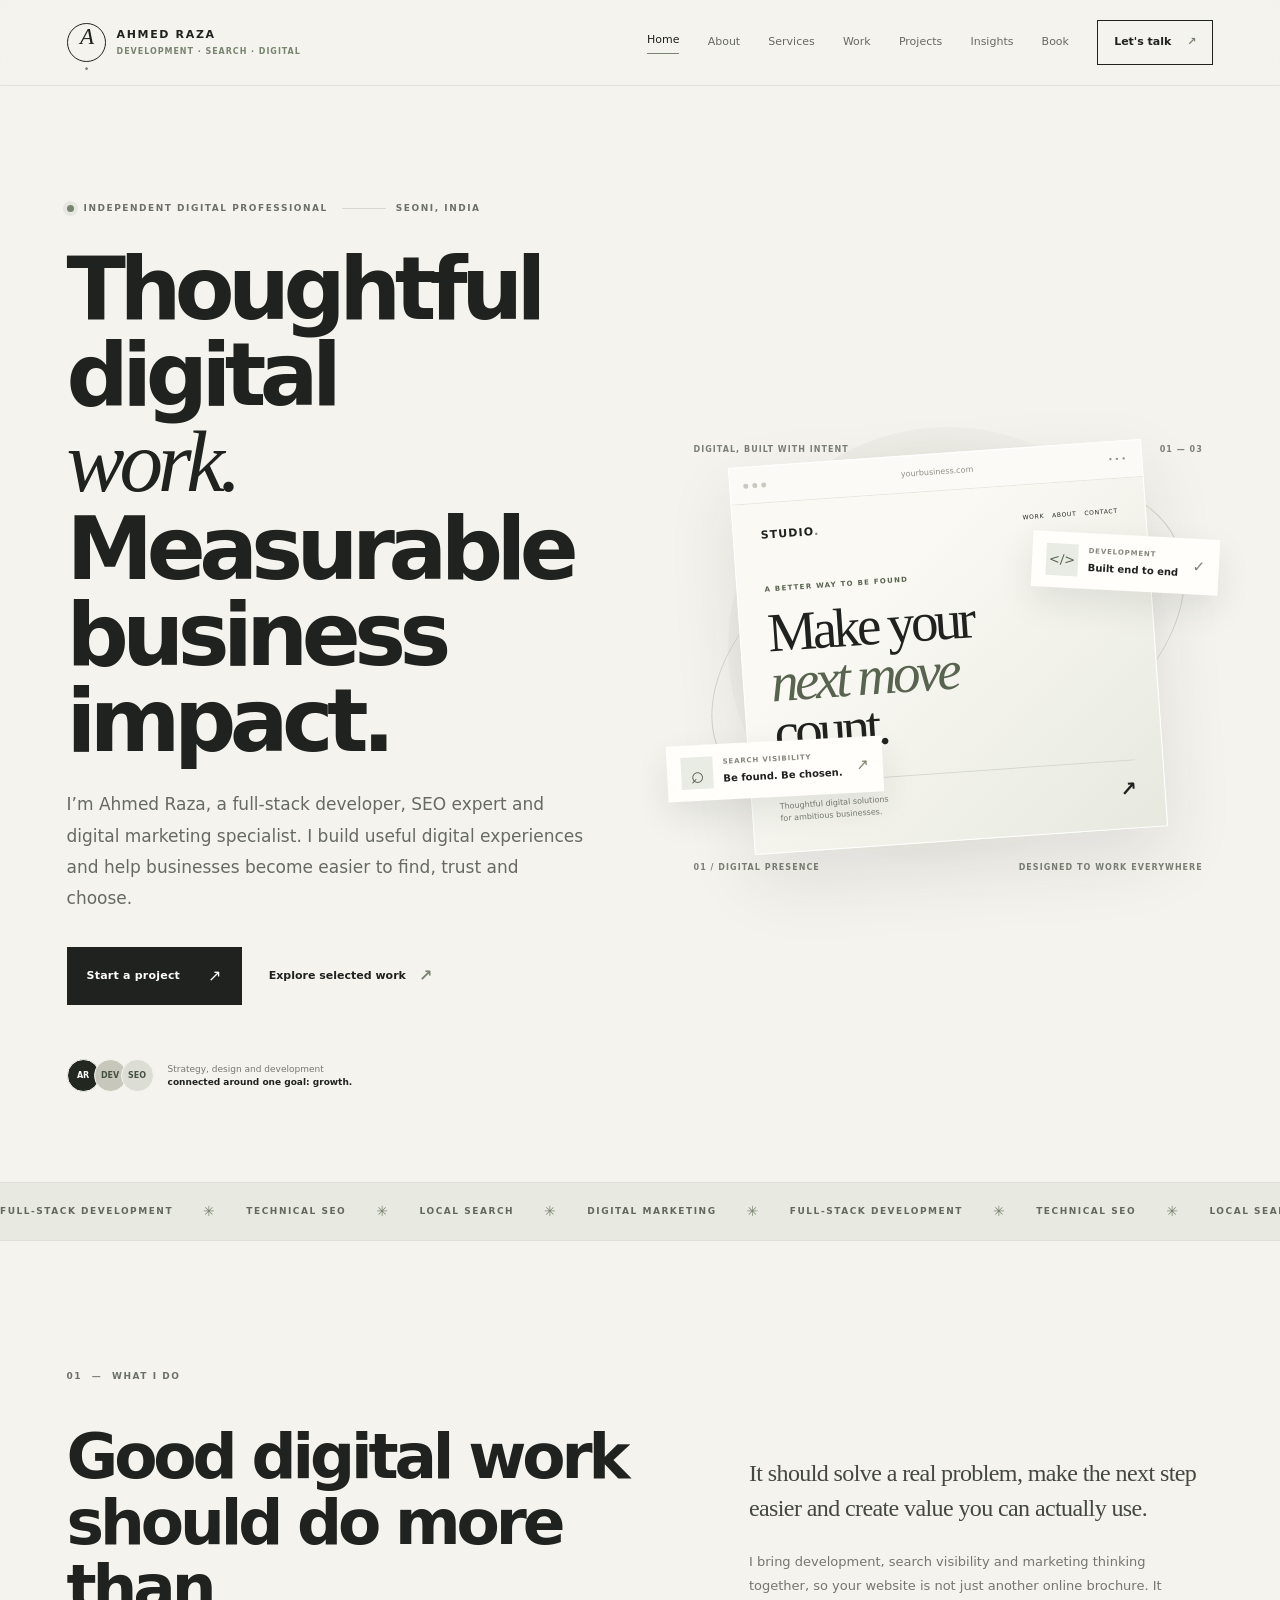
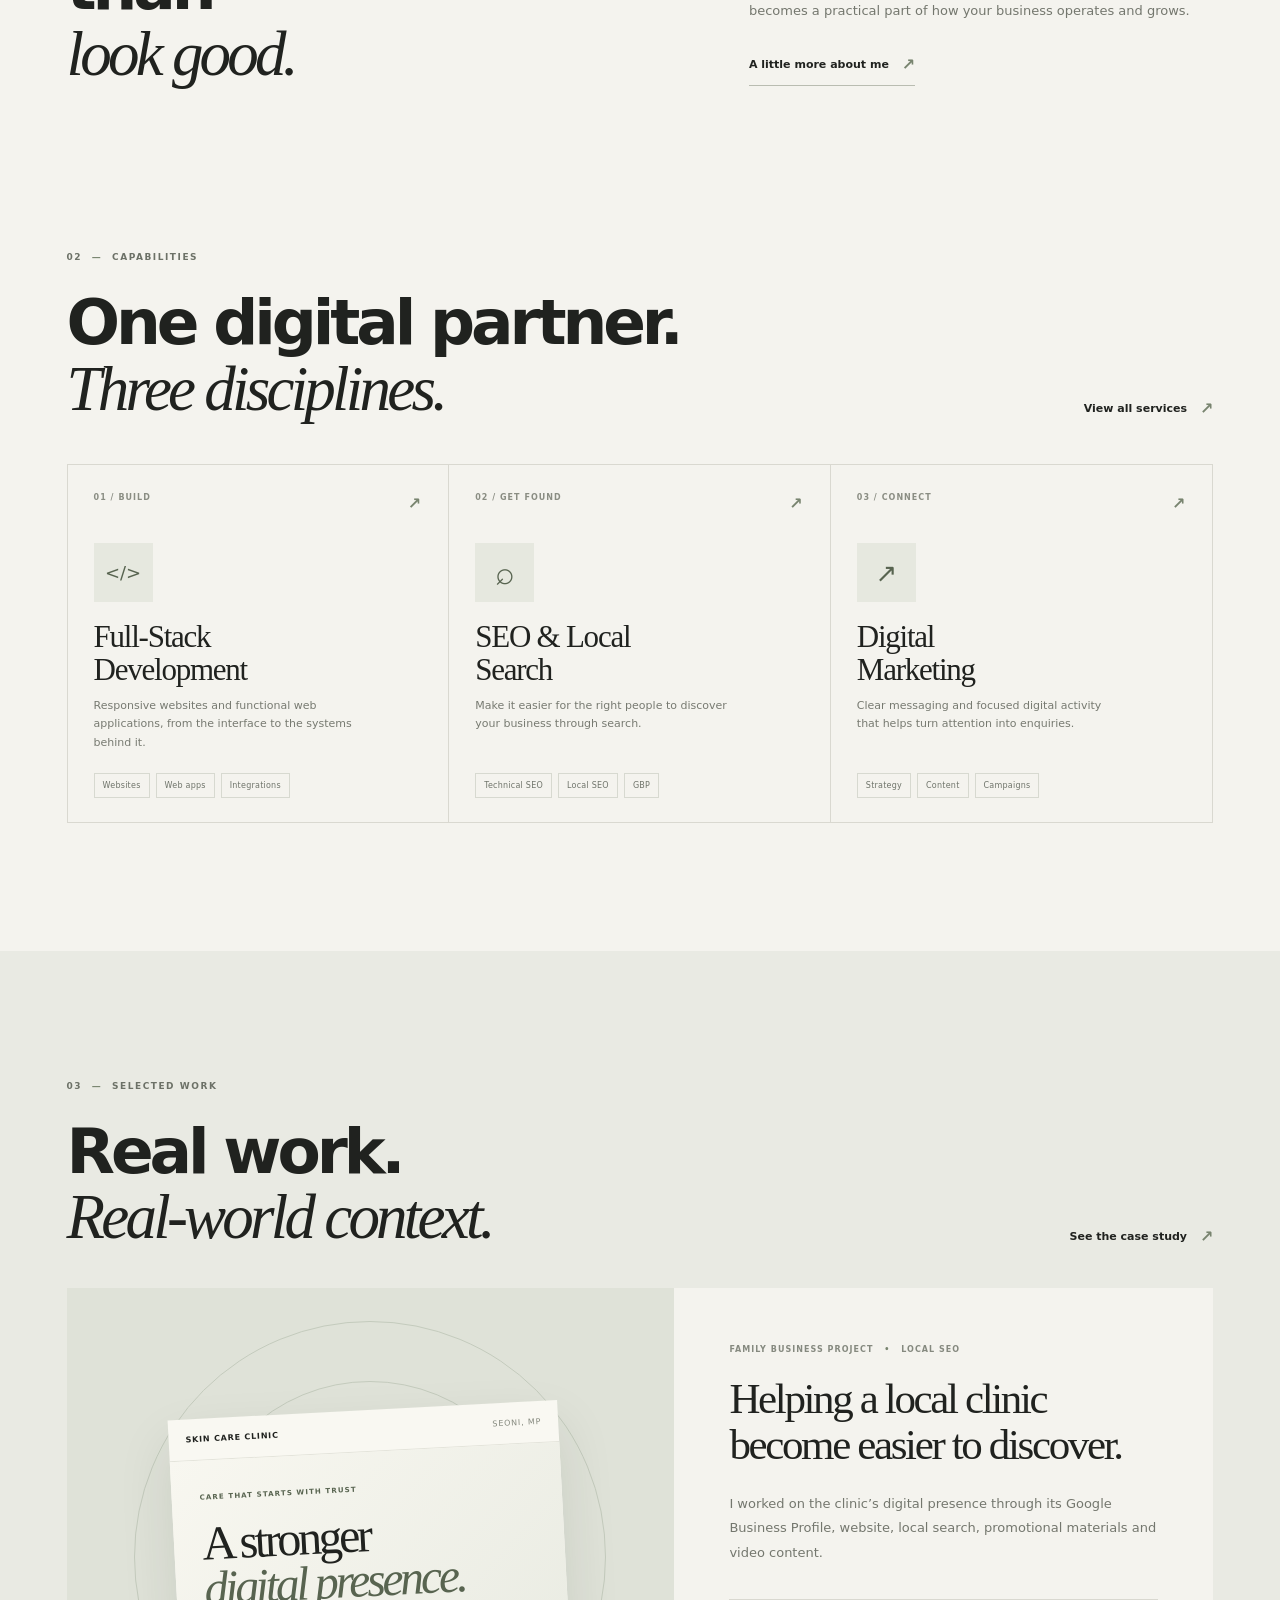
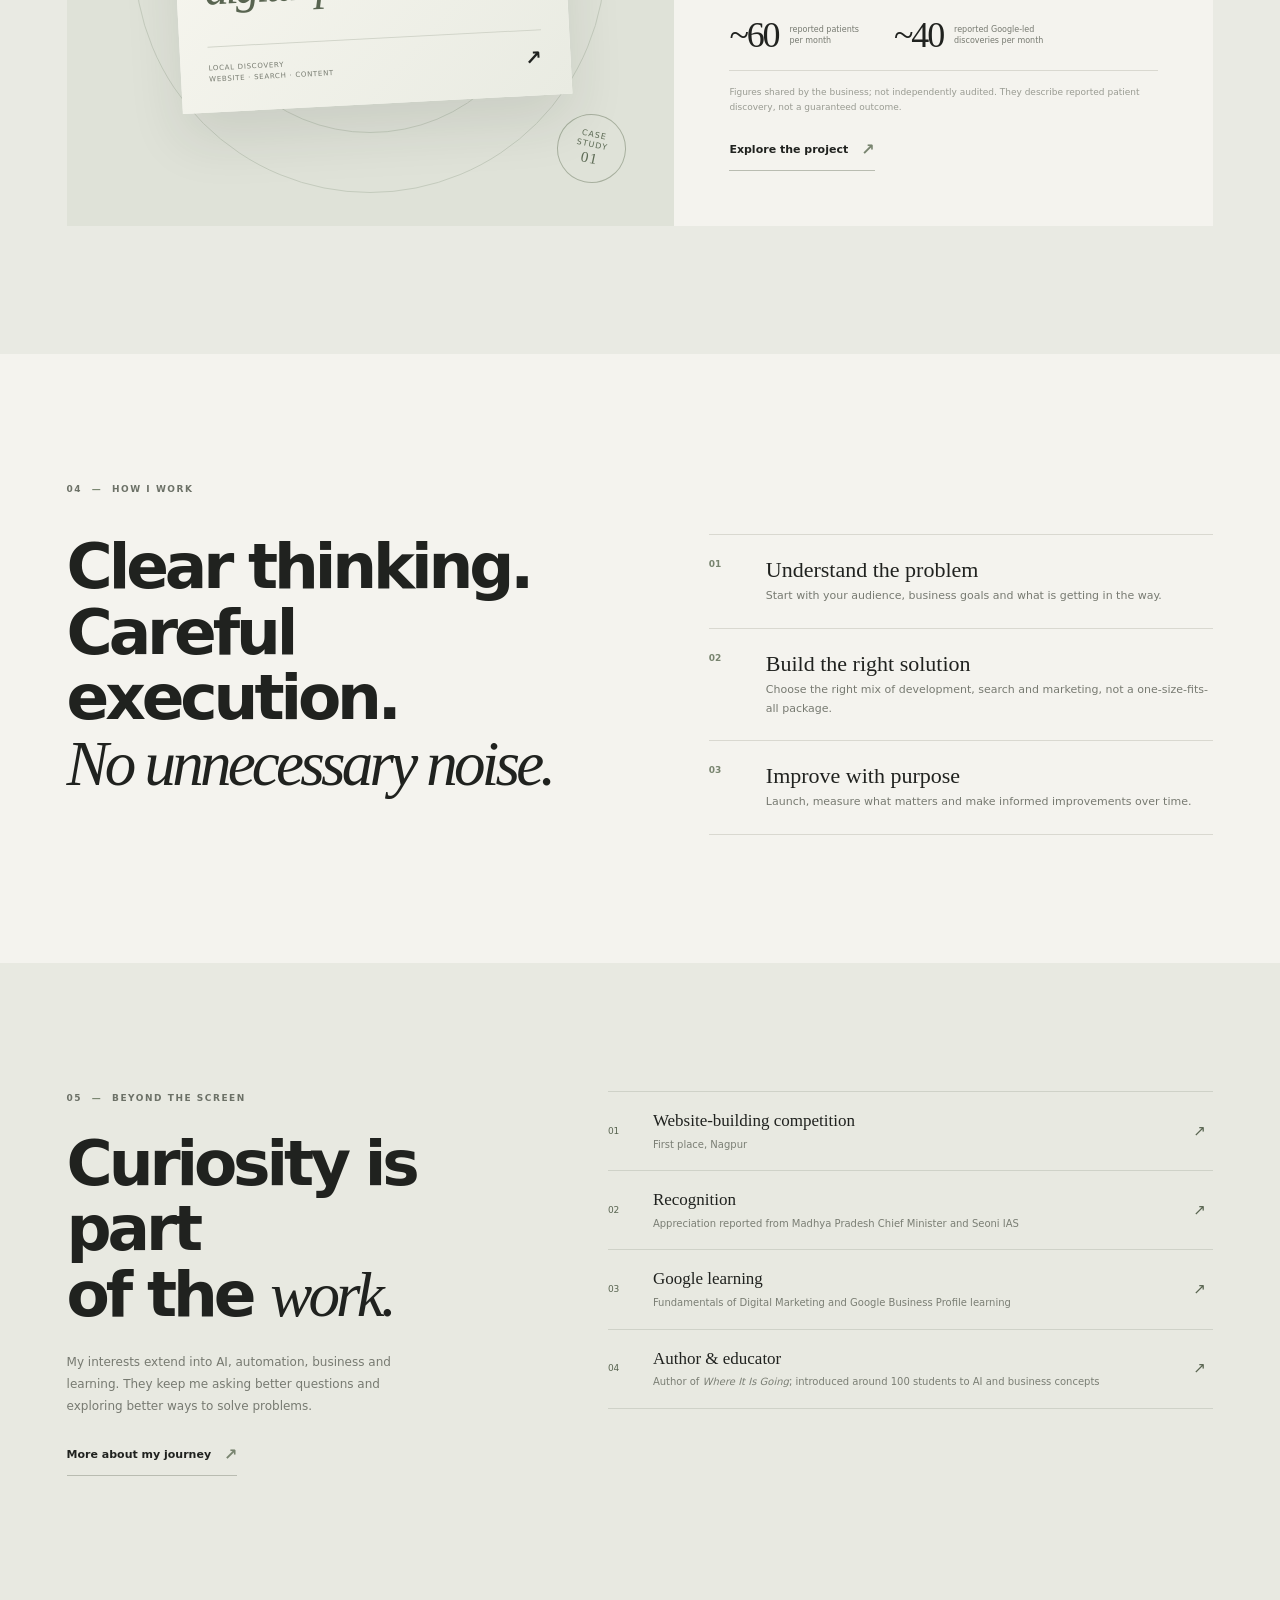
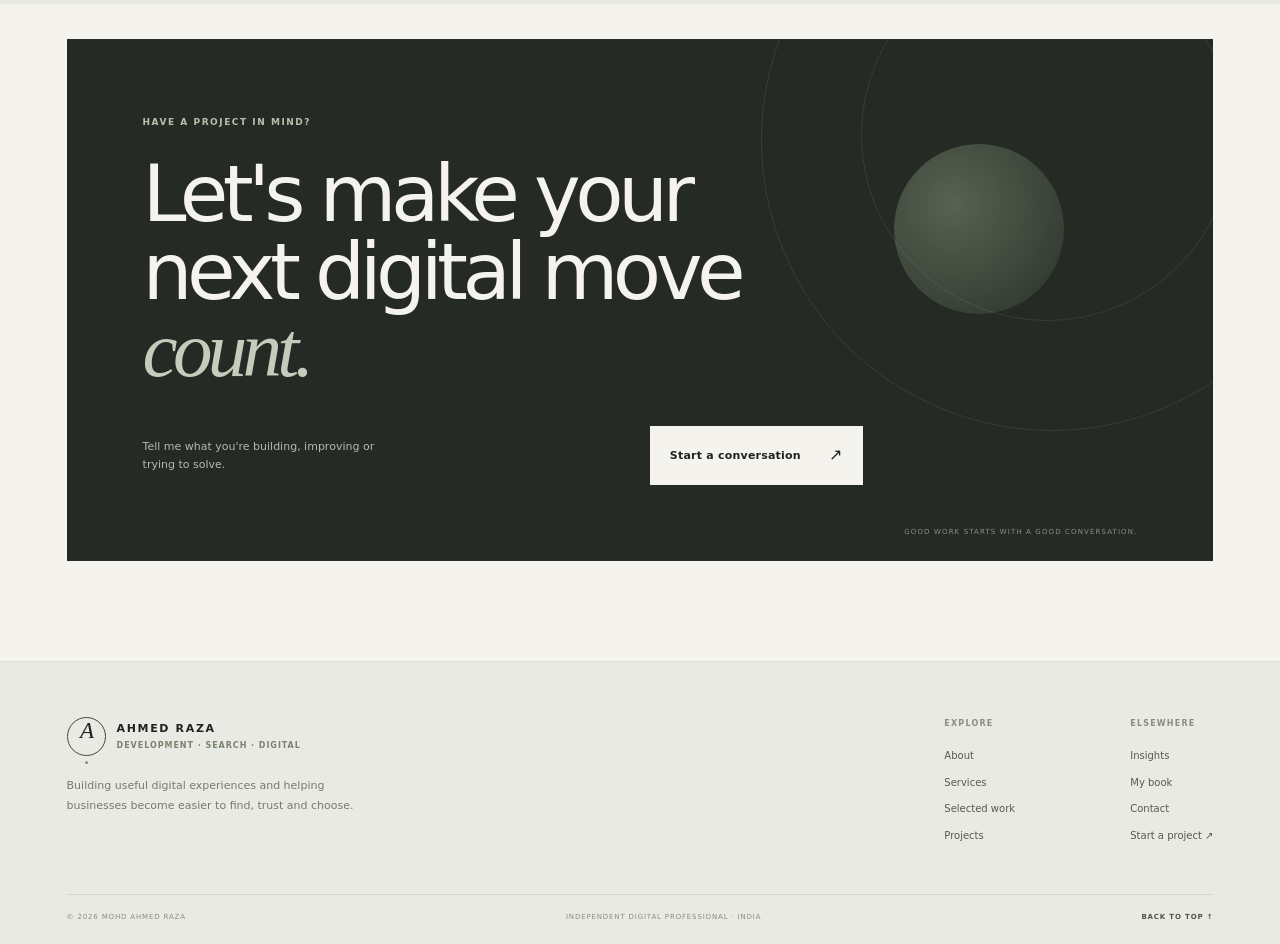
<file: index.html>
<!doctype html>
<html lang="en">
<head>
  <meta charset="utf-8"><meta name="viewport" content="width=device-width, initial-scale=1">
  <meta name="theme-color" content="#f4f3ee">
  <title>Ahmed Raza | Full-Stack Developer, SEO & Digital Marketing</title>
  <meta name="description" content="Ahmed Raza helps businesses build a stronger digital presence through full-stack web development, SEO and practical digital marketing.">
  <meta property="og:title" content="Ahmed Raza | Digital experiences that move business forward">
  <meta property="og:description" content="Full-stack development, SEO and digital marketing for businesses ready to grow their digital presence.">
  <meta property="og:type" content="website"><link rel="icon" href="assets/favicon.svg" type="image/svg+xml"><link rel="stylesheet" href="styles.css">
</head>
<body id="top" data-page="home">
  <header class="site-header"><div class="header-inner"><a class="brand" href="index.html" aria-label="Ahmed Raza home"><span class="brand-mark">A<span>.</span></span><span class="brand-name">AHMED RAZA<small>DEVELOPMENT · SEARCH · DIGITAL</small></span></a><button class="menu-toggle" id="menu-toggle" aria-label="Open navigation" aria-expanded="false"><span></span><span></span></button><nav class="main-nav" id="main-nav"><a href="index.html" data-nav="home">Home</a><a href="about.html" data-nav="about">About</a><a href="services.html" data-nav="services">Services</a><a href="work.html" data-nav="work">Work</a><a href="projects.html" data-nav="projects">Projects</a><a href="insights.html" data-nav="insights">Insights</a><a href="book.html" data-nav="book">Book</a><a class="nav-contact" href="contact.html" data-nav="contact">Let's talk <span>↗</span></a></nav></div></header>
  <main>
    <section class="hero section-shell">
      <div class="hero-copy">
        <div class="eyebrow"><span class="eyebrow-dot"></span> INDEPENDENT DIGITAL PROFESSIONAL <span class="eyebrow-line"></span> SEONI, INDIA</div>
        <h1>Thoughtful digital<br><em>work.</em> Measurable<br>business impact.</h1>
        <p class="hero-lede">I’m Ahmed Raza, a full-stack developer, SEO expert and digital marketing specialist. I build useful digital experiences and help businesses become easier to find, trust and choose.</p>
        <div class="hero-actions"><a class="button button-dark" href="contact.html">Start a project <span aria-hidden="true">↗</span></a><a class="text-link" href="work.html">Explore selected work <span aria-hidden="true">↗</span></a></div>
        <div class="hero-trust"><div class="trust-avatars"><span>AR</span><span>DEV</span><span>SEO</span></div><p>Strategy, design and development<br><strong>connected around one goal: growth.</strong></p></div>
      </div>
      <div class="hero-visual" aria-label="Illustration of a responsive business website and analytics interface">
        <div class="visual-orbit orbit-one"></div><div class="visual-orbit orbit-two"></div>
        <div class="visual-label label-top">DIGITAL, BUILT WITH INTENT <span>01 — 03</span></div>
        <div class="browser-card">
          <div class="browser-top"><div class="browser-dots"><i></i><i></i><i></i></div><span>yourbusiness.com</span><span class="browser-menu">•••</span></div>
          <div class="browser-content"><div class="browser-nav"><b>STUDIO<span>.</span></b><small>WORK&nbsp;&nbsp; ABOUT&nbsp;&nbsp; CONTACT</small></div><div class="browser-kicker">A BETTER WAY TO BE FOUND</div><div class="browser-headline">Make your<br><i>next move</i><br>count.</div><div class="browser-bottom"><span>Thoughtful digital solutions<br>for ambitious businesses.</span><b>↗</b></div></div>
        </div>
        <div class="floating-card code-float"><div class="float-icon">&lt;/&gt;</div><div><small>DEVELOPMENT</small><strong>Built end to end</strong></div><span class="float-check">✓</span></div>
        <div class="floating-card search-float"><div class="search-mark">⌕</div><div><small>SEARCH VISIBILITY</small><strong>Be found. Be chosen.</strong></div><span class="float-check">↗</span></div>
        <div class="visual-caption"><span>01 / DIGITAL PRESENCE</span><span>DESIGNED TO WORK EVERYWHERE</span></div>
      </div>
    </section>

    <section class="ticker" aria-label="Services"><div class="ticker-track"><span>FULL-STACK DEVELOPMENT</span><i>✳</i><span>TECHNICAL SEO</span><i>✳</i><span>LOCAL SEARCH</span><i>✳</i><span>DIGITAL MARKETING</span><i>✳</i><span>FULL-STACK DEVELOPMENT</span><i>✳</i><span>TECHNICAL SEO</span><i>✳</i><span>LOCAL SEARCH</span><i>✳</i><span>DIGITAL MARKETING</span><i>✳</i></div></section>

    <section class="section section-shell intro-section">
      <div class="section-index">01 <span>—</span> WHAT I DO</div>
      <div class="intro-grid"><h2>Good digital work<br>should do more than<br><em>look good.</em></h2><div class="intro-text"><p class="large-copy">It should solve a real problem, make the next step easier and create value you can actually use.</p><p>I bring development, search visibility and marketing thinking together, so your website is not just another online brochure. It becomes a practical part of how your business operates and grows.</p><a class="underlined-link" href="about.html">A little more about me <span>↗</span></a></div></div>
    </section>

    <section class="section section-shell services-preview">
      <div class="section-heading"><div><div class="section-index">02 <span>—</span> CAPABILITIES</div><h2>One digital partner.<br><em>Three disciplines.</em></h2></div><a class="text-link desktop-link" href="services.html">View all services <span>↗</span></a></div>
      <div class="service-grid">
        <a class="service-card" href="services.html#development"><div class="service-top"><span>01 / BUILD</span><span class="service-arrow">↗</span></div><div class="service-symbol symbol-code">&lt;/&gt;</div><h3>Full-Stack<br>Development</h3><p>Responsive websites and functional web applications, from the interface to the systems behind it.</p><div class="service-tags"><span>Websites</span><span>Web apps</span><span>Integrations</span></div></a>
        <a class="service-card" href="services.html#seo"><div class="service-top"><span>02 / GET FOUND</span><span class="service-arrow">↗</span></div><div class="service-symbol symbol-search">⌕</div><h3>SEO & Local<br>Search</h3><p>Make it easier for the right people to discover your business through search.</p><div class="service-tags"><span>Technical SEO</span><span>Local SEO</span><span>GBP</span></div></a>
        <a class="service-card" href="services.html#marketing"><div class="service-top"><span>03 / CONNECT</span><span class="service-arrow">↗</span></div><div class="service-symbol symbol-signal">↗</div><h3>Digital<br>Marketing</h3><p>Clear messaging and focused digital activity that helps turn attention into enquiries.</p><div class="service-tags"><span>Strategy</span><span>Content</span><span>Campaigns</span></div></a>
      </div><a class="text-link mobile-link" href="services.html">View all services <span>↗</span></a>
    </section>

    <section class="section case-section">
      <div class="section-shell"><div class="section-heading case-heading"><div><div class="section-index">03 <span>—</span> SELECTED WORK</div><h2>Real work.<br><em>Real-world context.</em></h2></div><a class="text-link desktop-link" href="work.html">See the case study <span>↗</span></a></div>
        <div class="case-feature"><div class="case-visual"><div class="clinic-window"><div class="clinic-top"><b>SKIN CARE CLINIC</b><span>SEONI, MP</span></div><div class="clinic-inner"><div class="clinic-small">CARE THAT STARTS WITH TRUST</div><div class="clinic-title">A stronger<br><i>digital presence.</i></div><div class="clinic-line"></div><div class="clinic-bottom"><span>LOCAL DISCOVERY<br>WEBSITE · SEARCH · CONTENT</span><b>↗</b></div></div></div><div class="case-stamp">CASE<br>STUDY<br><b>01</b></div></div>
          <div class="case-copy"><div class="case-meta">FAMILY BUSINESS PROJECT <span>•</span> LOCAL SEO</div><h3>Helping a local clinic become easier to discover.</h3><p>I worked on the clinic’s digital presence through its Google Business Profile, website, local search, promotional materials and video content.</p><div class="case-metrics"><div><strong>~60</strong><span>reported patients<br>per month</span></div><div><strong>~40</strong><span>reported Google-led<br>discoveries per month</span></div></div><p class="fine-print">Figures shared by the business; not independently audited. They describe reported patient discovery, not a guaranteed outcome.</p><a class="underlined-link" href="work.html">Explore the project <span>↗</span></a></div></div>
      </div>
    </section>

    <section class="section section-shell approach-section">
      <div class="section-index">04 <span>—</span> HOW I WORK</div><div class="approach-grid"><h2>Clear thinking.<br>Careful execution.<br><em>No unnecessary noise.</em></h2><div class="steps"><div class="step"><span>01</span><div><h3>Understand the problem</h3><p>Start with your audience, business goals and what is getting in the way.</p></div></div><div class="step"><span>02</span><div><h3>Build the right solution</h3><p>Choose the right mix of development, search and marketing, not a one-size-fits-all package.</p></div></div><div class="step"><span>03</span><div><h3>Improve with purpose</h3><p>Launch, measure what matters and make informed improvements over time.</p></div></div></div></div>
    </section>

    <section class="section credentials-section"><div class="section-shell credentials-grid"><div><div class="section-index">05 <span>—</span> BEYOND THE SCREEN</div><h2>Curiosity is part<br>of the <em>work.</em></h2><p class="muted-copy">My interests extend into AI, automation, business and learning. They keep me asking better questions and exploring better ways to solve problems.</p><a class="underlined-link" href="about.html#recognition">More about my journey <span>↗</span></a></div><div class="credential-list"><div class="credential-row"><span class="credential-no">01</span><div><b>Website-building competition</b><p>First place, Nagpur</p></div><span class="credential-mark">↗</span></div><div class="credential-row"><span class="credential-no">02</span><div><b>Recognition</b><p>Appreciation reported from Madhya Pradesh Chief Minister and Seoni IAS</p></div><span class="credential-mark">↗</span></div><div class="credential-row"><span class="credential-no">03</span><div><b>Google learning</b><p>Fundamentals of Digital Marketing and Google Business Profile learning</p></div><span class="credential-mark">↗</span></div><div class="credential-row"><span class="credential-no">04</span><div><b>Author & educator</b><p>Author of <i>Where It Is Going</i>; introduced around 100 students to AI and business concepts</p></div><span class="credential-mark">↗</span></div></div></div></section>

    <section class="section section-shell final-cta"><div class="cta-card"><div class="cta-orb"></div><div class="section-index">HAVE A PROJECT IN MIND?</div><h2>Let's make your<br>next digital move<br><em>count.</em></h2><div class="cta-bottom"><p>Tell me what you're building, improving or trying to solve.</p><a class="button button-light" href="contact.html">Start a conversation <span>↗</span></a></div><span class="cta-note">GOOD WORK STARTS WITH A GOOD CONVERSATION.</span></div></section>
  </main>
  <footer class="site-footer"><div class="section-shell"><div class="footer-main"><div class="footer-brand"><a class="brand brand-footer" href="index.html"><span class="brand-mark">A<span>.</span></span><span class="brand-name">AHMED RAZA<small>DEVELOPMENT · SEARCH · DIGITAL</small></span></a><p>Building useful digital experiences and helping businesses become easier to find, trust and choose.</p></div><div class="footer-links"><div><span>EXPLORE</span><a href="about.html">About</a><a href="services.html">Services</a><a href="work.html">Selected work</a><a href="projects.html">Projects</a></div><div><span>ELSEWHERE</span><a href="insights.html">Insights</a><a href="book.html">My book</a><a href="contact.html">Contact</a><a href="contact.html">Start a project ↗</a></div></div></div><div class="footer-bottom"><span>© <span id="year"></span> MOHD AHMED RAZA</span><span>INDEPENDENT DIGITAL PROFESSIONAL · INDIA</span><a href="#top" class="back-top">BACK TO TOP ↑</a></div></div></footer><script src="script.js"></script>
</body></html>
</file>
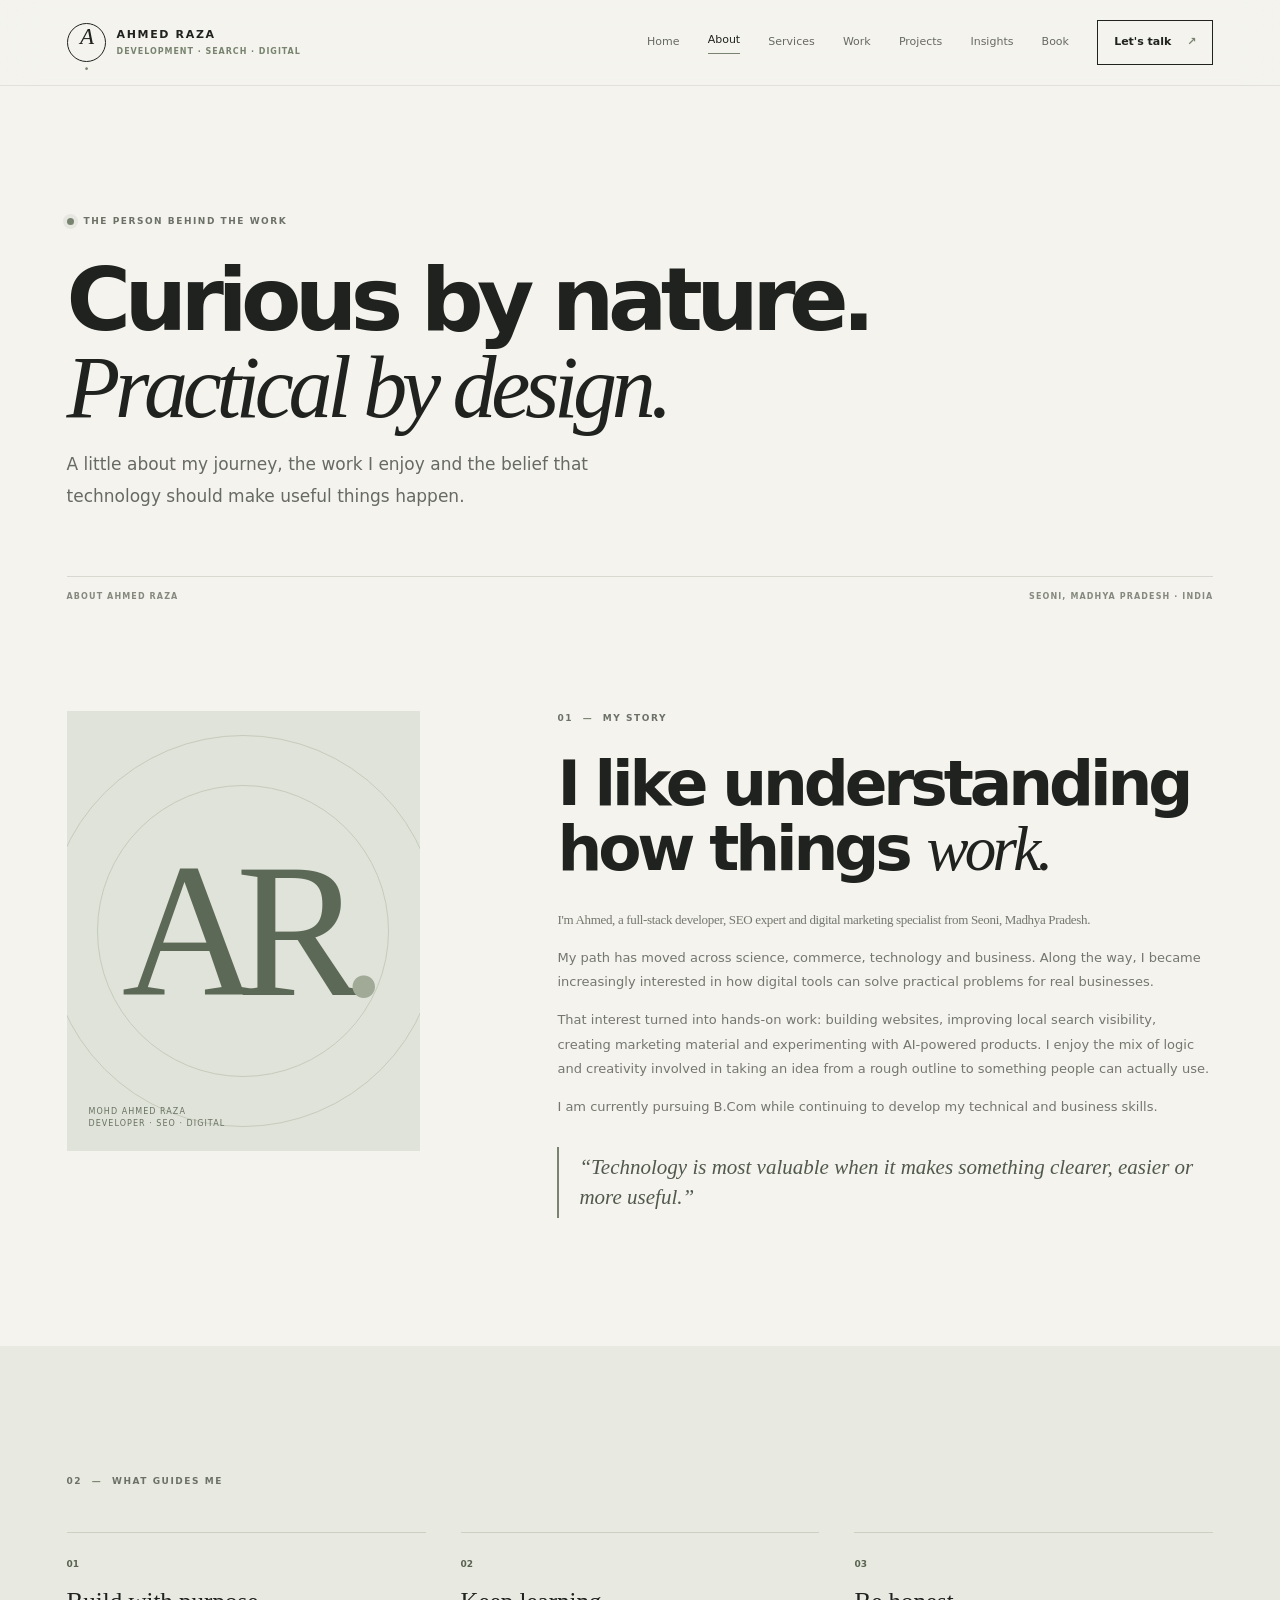
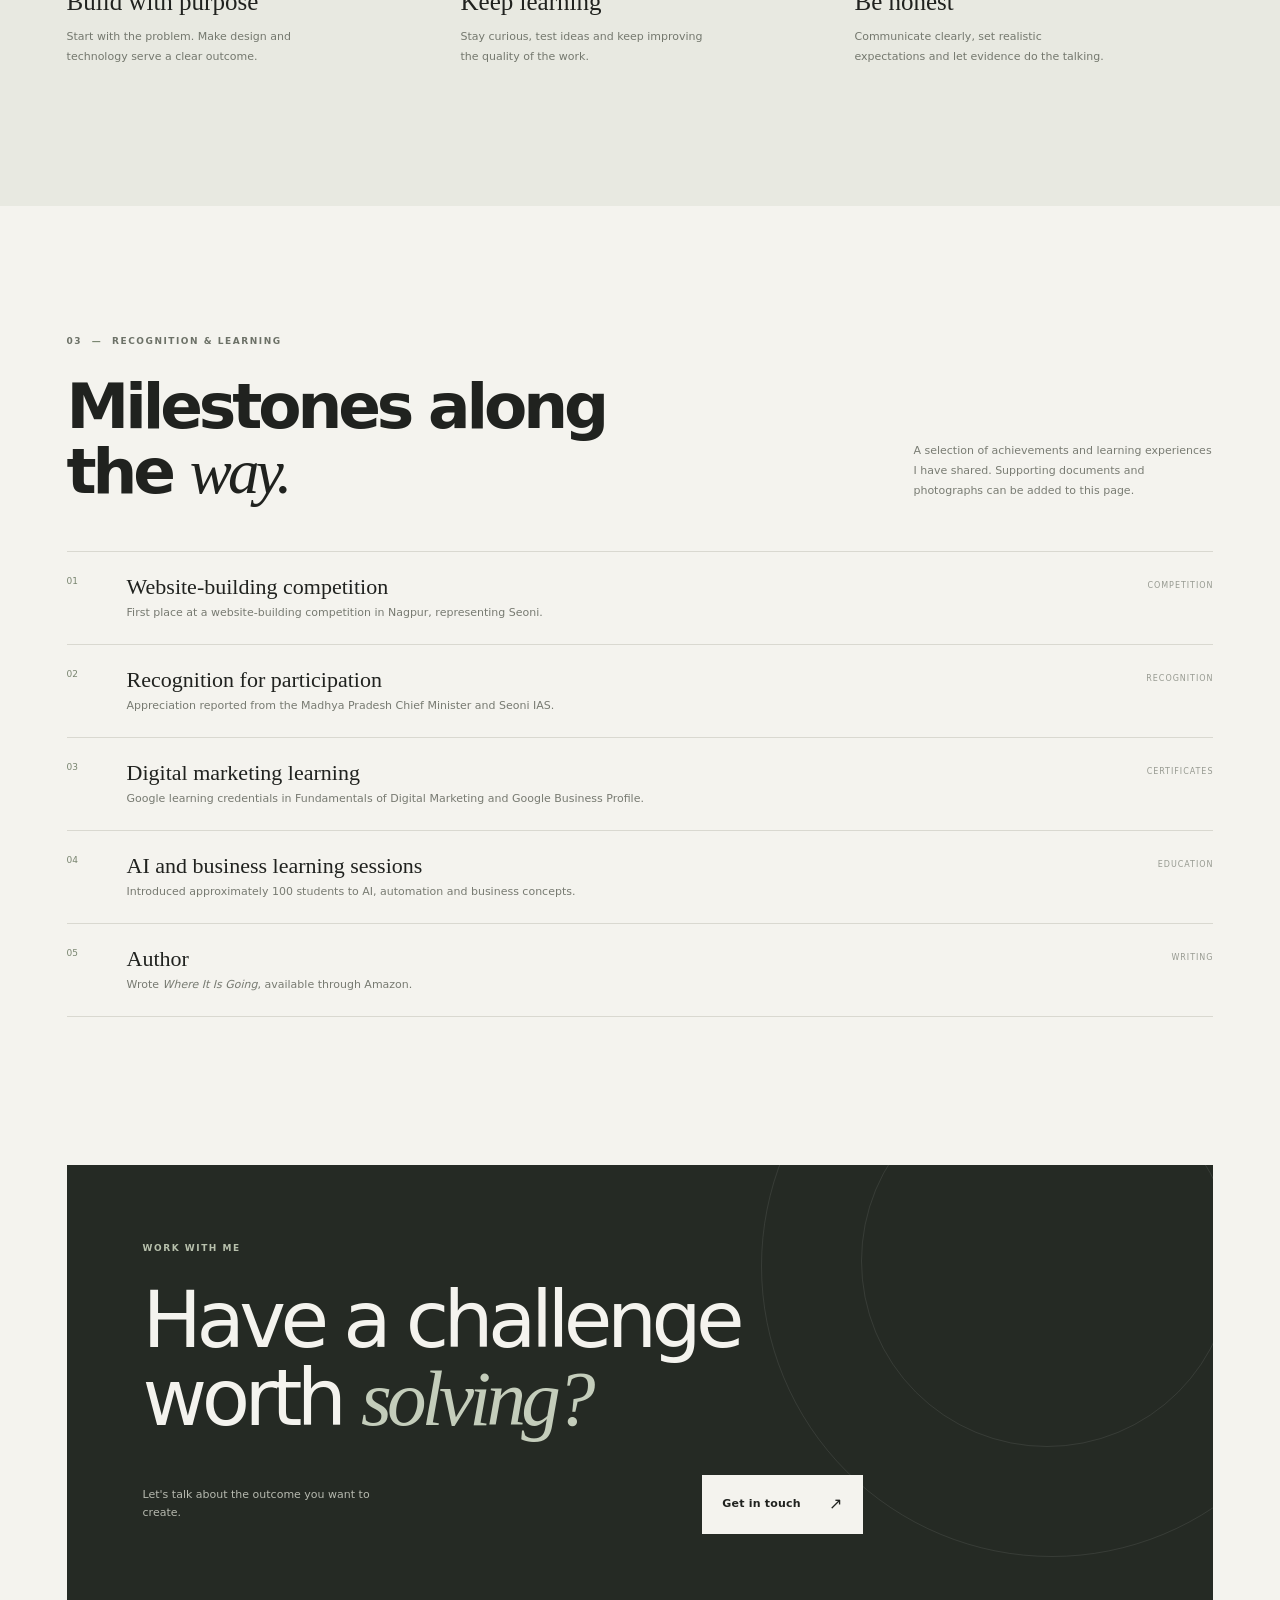
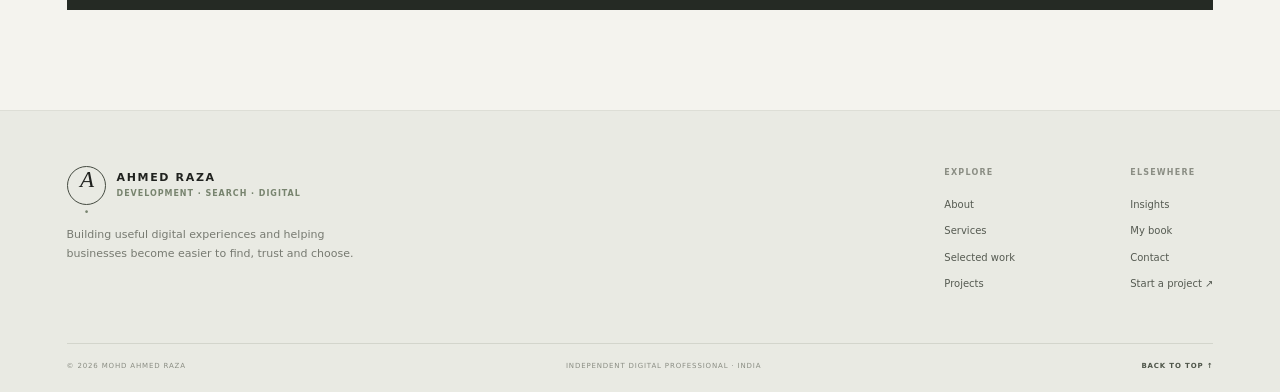
<file: about.html>
<!doctype html><html lang="en"><head><meta charset="utf-8"><meta name="viewport" content="width=device-width,initial-scale=1"><meta name="theme-color" content="#f4f3ee"><title>About Ahmed Raza | Developer, SEO & Digital Marketing</title><meta name="description" content="Get to know Ahmed Raza: a full-stack developer, SEO expert and digital marketing specialist focused on practical business solutions."><link rel="icon" href="assets/favicon.svg" type="image/svg+xml"><link rel="stylesheet" href="styles.css"></head><body id="top" data-page="about"><header class="site-header"><div class="header-inner"><a class="brand" href="index.html" aria-label="Ahmed Raza home"><span class="brand-mark">A<span>.</span></span><span class="brand-name">AHMED RAZA<small>DEVELOPMENT · SEARCH · DIGITAL</small></span></a><button class="menu-toggle" id="menu-toggle" aria-label="Open navigation" aria-expanded="false"><span></span><span></span></button><nav class="main-nav" id="main-nav"><a href="index.html" data-nav="home">Home</a><a href="about.html" data-nav="about">About</a><a href="services.html" data-nav="services">Services</a><a href="work.html" data-nav="work">Work</a><a href="projects.html" data-nav="projects">Projects</a><a href="insights.html" data-nav="insights">Insights</a><a href="book.html" data-nav="book">Book</a><a class="nav-contact" href="contact.html" data-nav="contact">Let's talk <span>↗</span></a></nav></div></header><main>
<section class="page-hero section-shell"><div class="eyebrow"><span class="eyebrow-dot"></span> THE PERSON BEHIND THE WORK</div><h1>Curious by nature.<br><em>Practical by design.</em></h1><p class="page-lede">A little about my journey, the work I enjoy and the belief that technology should make useful things happen.</p><div class="page-hero-meta"><span>ABOUT AHMED RAZA</span><span>SEONI, MADHYA PRADESH · INDIA</span></div></section>
<section class="section section-shell about-main"><div class="about-portrait"><div class="portrait-monogram">AR<span>.</span></div><div class="portrait-caption">MOHD AHMED RAZA<br>DEVELOPER · SEO · DIGITAL</div></div><div class="about-story"><div class="section-index">01 <span>—</span> MY STORY</div><h2>I like understanding<br>how things <em>work.</em></h2><p class="large-copy">I'm Ahmed, a full-stack developer, SEO expert and digital marketing specialist from Seoni, Madhya Pradesh.</p><p>My path has moved across science, commerce, technology and business. Along the way, I became increasingly interested in how digital tools can solve practical problems for real businesses.</p><p>That interest turned into hands-on work: building websites, improving local search visibility, creating marketing material and experimenting with AI-powered products. I enjoy the mix of logic and creativity involved in taking an idea from a rough outline to something people can actually use.</p><p>I am currently pursuing B.Com while continuing to develop my technical and business skills.</p><blockquote>“Technology is most valuable when it makes something clearer, easier or more useful.”</blockquote></div></section>
<section class="section values-section"><div class="section-shell"><div class="section-index">02 <span>—</span> WHAT GUIDES ME</div><div class="values-grid"><div><span>01</span><h3>Build with purpose</h3><p>Start with the problem. Make design and technology serve a clear outcome.</p></div><div><span>02</span><h3>Keep learning</h3><p>Stay curious, test ideas and keep improving the quality of the work.</p></div><div><span>03</span><h3>Be honest</h3><p>Communicate clearly, set realistic expectations and let evidence do the talking.</p></div></div></div></section>
<section class="section section-shell" id="recognition"><div class="section-heading"><div><div class="section-index">03 <span>—</span> RECOGNITION & LEARNING</div><h2>Milestones along<br>the <em>way.</em></h2></div><p class="heading-aside">A selection of achievements and learning experiences I have shared. Supporting documents and photographs can be added to this page.</p></div><div class="timeline"><div class="timeline-item"><span>01</span><div><h3>Website-building competition</h3><p>First place at a website-building competition in Nagpur, representing Seoni.</p></div><small>COMPETITION</small></div><div class="timeline-item"><span>02</span><div><h3>Recognition for participation</h3><p>Appreciation reported from the Madhya Pradesh Chief Minister and Seoni IAS.</p></div><small>RECOGNITION</small></div><div class="timeline-item"><span>03</span><div><h3>Digital marketing learning</h3><p>Google learning credentials in Fundamentals of Digital Marketing and Google Business Profile.</p></div><small>CERTIFICATES</small></div><div class="timeline-item"><span>04</span><div><h3>AI and business learning sessions</h3><p>Introduced approximately 100 students to AI, automation and business concepts.</p></div><small>EDUCATION</small></div><div class="timeline-item"><span>05</span><div><h3>Author</h3><p>Wrote <i>Where It Is Going</i>, available through Amazon.</p></div><small>WRITING</small></div></div></section>
<section class="section section-shell final-cta compact-cta"><div class="cta-card"><div class="section-index">WORK WITH ME</div><h2>Have a challenge<br>worth <em>solving?</em></h2><div class="cta-bottom"><p>Let's talk about the outcome you want to create.</p><a class="button button-light" href="contact.html">Get in touch <span>↗</span></a></div></div></section>
</main><footer class="site-footer"><div class="section-shell"><div class="footer-main"><div class="footer-brand"><a class="brand brand-footer" href="index.html"><span class="brand-mark">A<span>.</span></span><span class="brand-name">AHMED RAZA<small>DEVELOPMENT · SEARCH · DIGITAL</small></span></a><p>Building useful digital experiences and helping businesses become easier to find, trust and choose.</p></div><div class="footer-links"><div><span>EXPLORE</span><a href="about.html">About</a><a href="services.html">Services</a><a href="work.html">Selected work</a><a href="projects.html">Projects</a></div><div><span>ELSEWHERE</span><a href="insights.html">Insights</a><a href="book.html">My book</a><a href="contact.html">Contact</a><a href="contact.html">Start a project ↗</a></div></div></div><div class="footer-bottom"><span>© <span id="year"></span> MOHD AHMED RAZA</span><span>INDEPENDENT DIGITAL PROFESSIONAL · INDIA</span><a href="#top" class="back-top">BACK TO TOP ↑</a></div></div></footer><script src="script.js"></script></body></html>
</file>
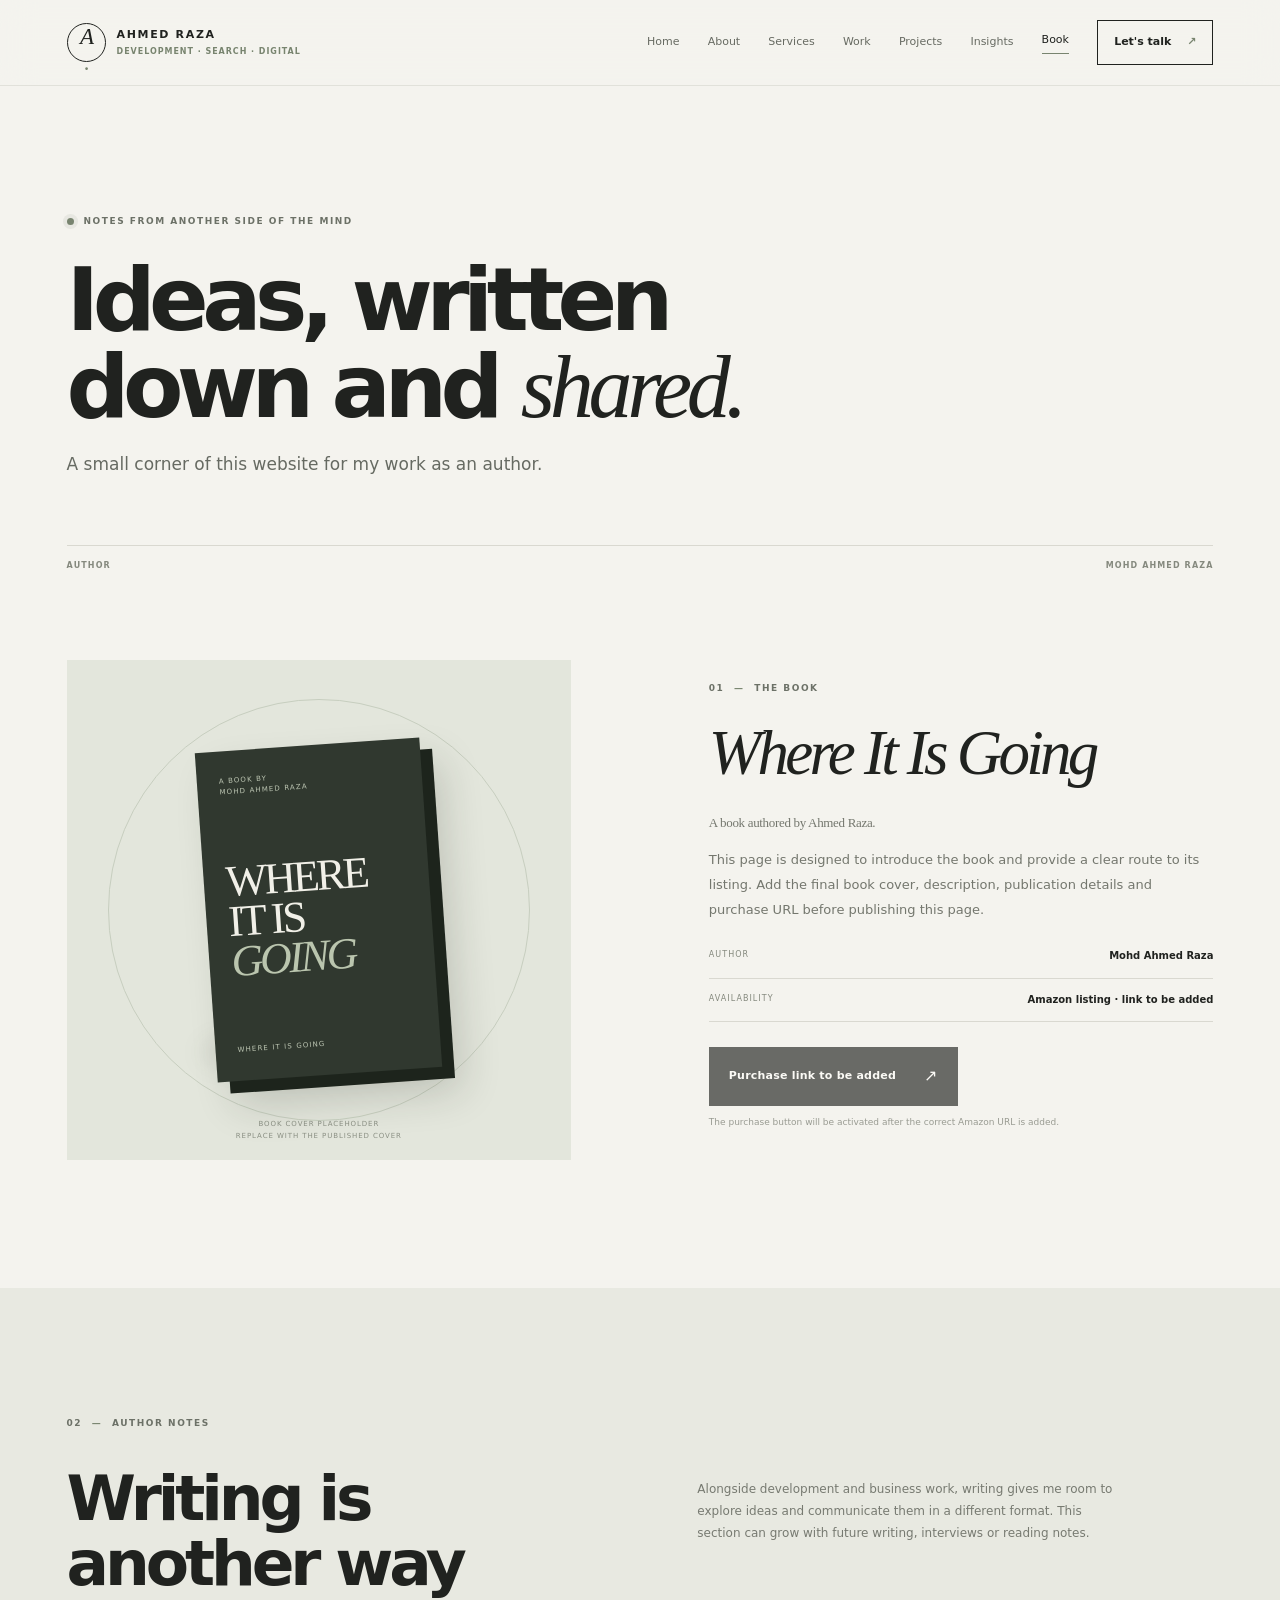
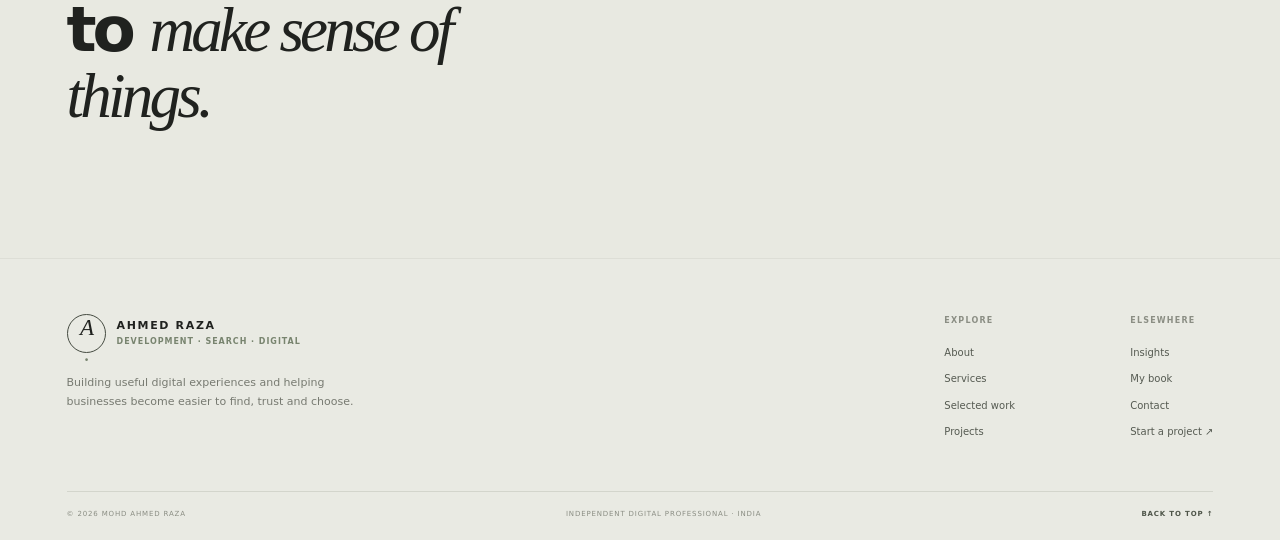
<file: book.html>
<!doctype html><html lang="en"><head><meta charset="utf-8"><meta name="viewport" content="width=device-width,initial-scale=1"><meta name="theme-color" content="#f4f3ee"><title>Where It Is Going | Ahmed Raza</title><meta name="description" content="Discover Where It Is Going, a book authored by Ahmed Raza."><link rel="icon" href="assets/favicon.svg" type="image/svg+xml"><link rel="stylesheet" href="styles.css"></head><body id="top" data-page="book"><header class="site-header"><div class="header-inner"><a class="brand" href="index.html" aria-label="Ahmed Raza home"><span class="brand-mark">A<span>.</span></span><span class="brand-name">AHMED RAZA<small>DEVELOPMENT · SEARCH · DIGITAL</small></span></a><button class="menu-toggle" id="menu-toggle" aria-label="Open navigation" aria-expanded="false"><span></span><span></span></button><nav class="main-nav" id="main-nav"><a href="index.html" data-nav="home">Home</a><a href="about.html" data-nav="about">About</a><a href="services.html" data-nav="services">Services</a><a href="work.html" data-nav="work">Work</a><a href="projects.html" data-nav="projects">Projects</a><a href="insights.html" data-nav="insights">Insights</a><a href="book.html" data-nav="book">Book</a><a class="nav-contact" href="contact.html" data-nav="contact">Let's talk <span>↗</span></a></nav></div></header><main>
<section class="page-hero section-shell"><div class="eyebrow"><span class="eyebrow-dot"></span> NOTES FROM ANOTHER SIDE OF THE MIND</div><h1>Ideas, written<br>down and <em>shared.</em></h1><p class="page-lede">A small corner of this website for my work as an author.</p><div class="page-hero-meta"><span>AUTHOR</span><span>MOHD AHMED RAZA</span></div></section>
<section class="section section-shell book-layout"><div class="book-stage"><div class="book-shadow"></div><div class="book-cover"><div class="book-cover-top">A BOOK BY<br>MOHD AHMED RAZA</div><div class="book-title">WHERE<br>IT IS<br><em>GOING</em></div><div class="book-cover-bottom">WHERE IT IS GOING</div></div><div class="book-caption">BOOK COVER PLACEHOLDER<br>REPLACE WITH THE PUBLISHED COVER</div></div><div class="book-copy"><div class="section-index">01 <span>—</span> THE BOOK</div><h2><em>Where It Is Going</em></h2><p class="large-copy">A book authored by Ahmed Raza.</p><p>This page is designed to introduce the book and provide a clear route to its listing. Add the final book cover, description, publication details and purchase URL before publishing this page.</p><div class="book-detail"><span>AUTHOR</span><b>Mohd Ahmed Raza</b></div><div class="book-detail"><span>AVAILABILITY</span><b>Amazon listing · link to be added</b></div><span class="button button-dark disabled-button" aria-disabled="true">Purchase link to be added <span>↗</span></span><p class="fine-print">The purchase button will be activated after the correct Amazon URL is added.</p></div></section>
<section class="section values-section"><div class="section-shell"><div class="section-index">02 <span>—</span> AUTHOR NOTES</div><div class="author-note"><h2>Writing is another way<br>to <em>make sense of things.</em></h2><p>Alongside development and business work, writing gives me room to explore ideas and communicate them in a different format. This section can grow with future writing, interviews or reading notes.</p></div></div></section>
</main><footer class="site-footer"><div class="section-shell"><div class="footer-main"><div class="footer-brand"><a class="brand brand-footer" href="index.html"><span class="brand-mark">A<span>.</span></span><span class="brand-name">AHMED RAZA<small>DEVELOPMENT · SEARCH · DIGITAL</small></span></a><p>Building useful digital experiences and helping businesses become easier to find, trust and choose.</p></div><div class="footer-links"><div><span>EXPLORE</span><a href="about.html">About</a><a href="services.html">Services</a><a href="work.html">Selected work</a><a href="projects.html">Projects</a></div><div><span>ELSEWHERE</span><a href="insights.html">Insights</a><a href="book.html">My book</a><a href="contact.html">Contact</a><a href="contact.html">Start a project ↗</a></div></div></div><div class="footer-bottom"><span>© <span id="year"></span> MOHD AHMED RAZA</span><span>INDEPENDENT DIGITAL PROFESSIONAL · INDIA</span><a href="#top" class="back-top">BACK TO TOP ↑</a></div></div></footer><script src="script.js"></script></body></html>
</file>
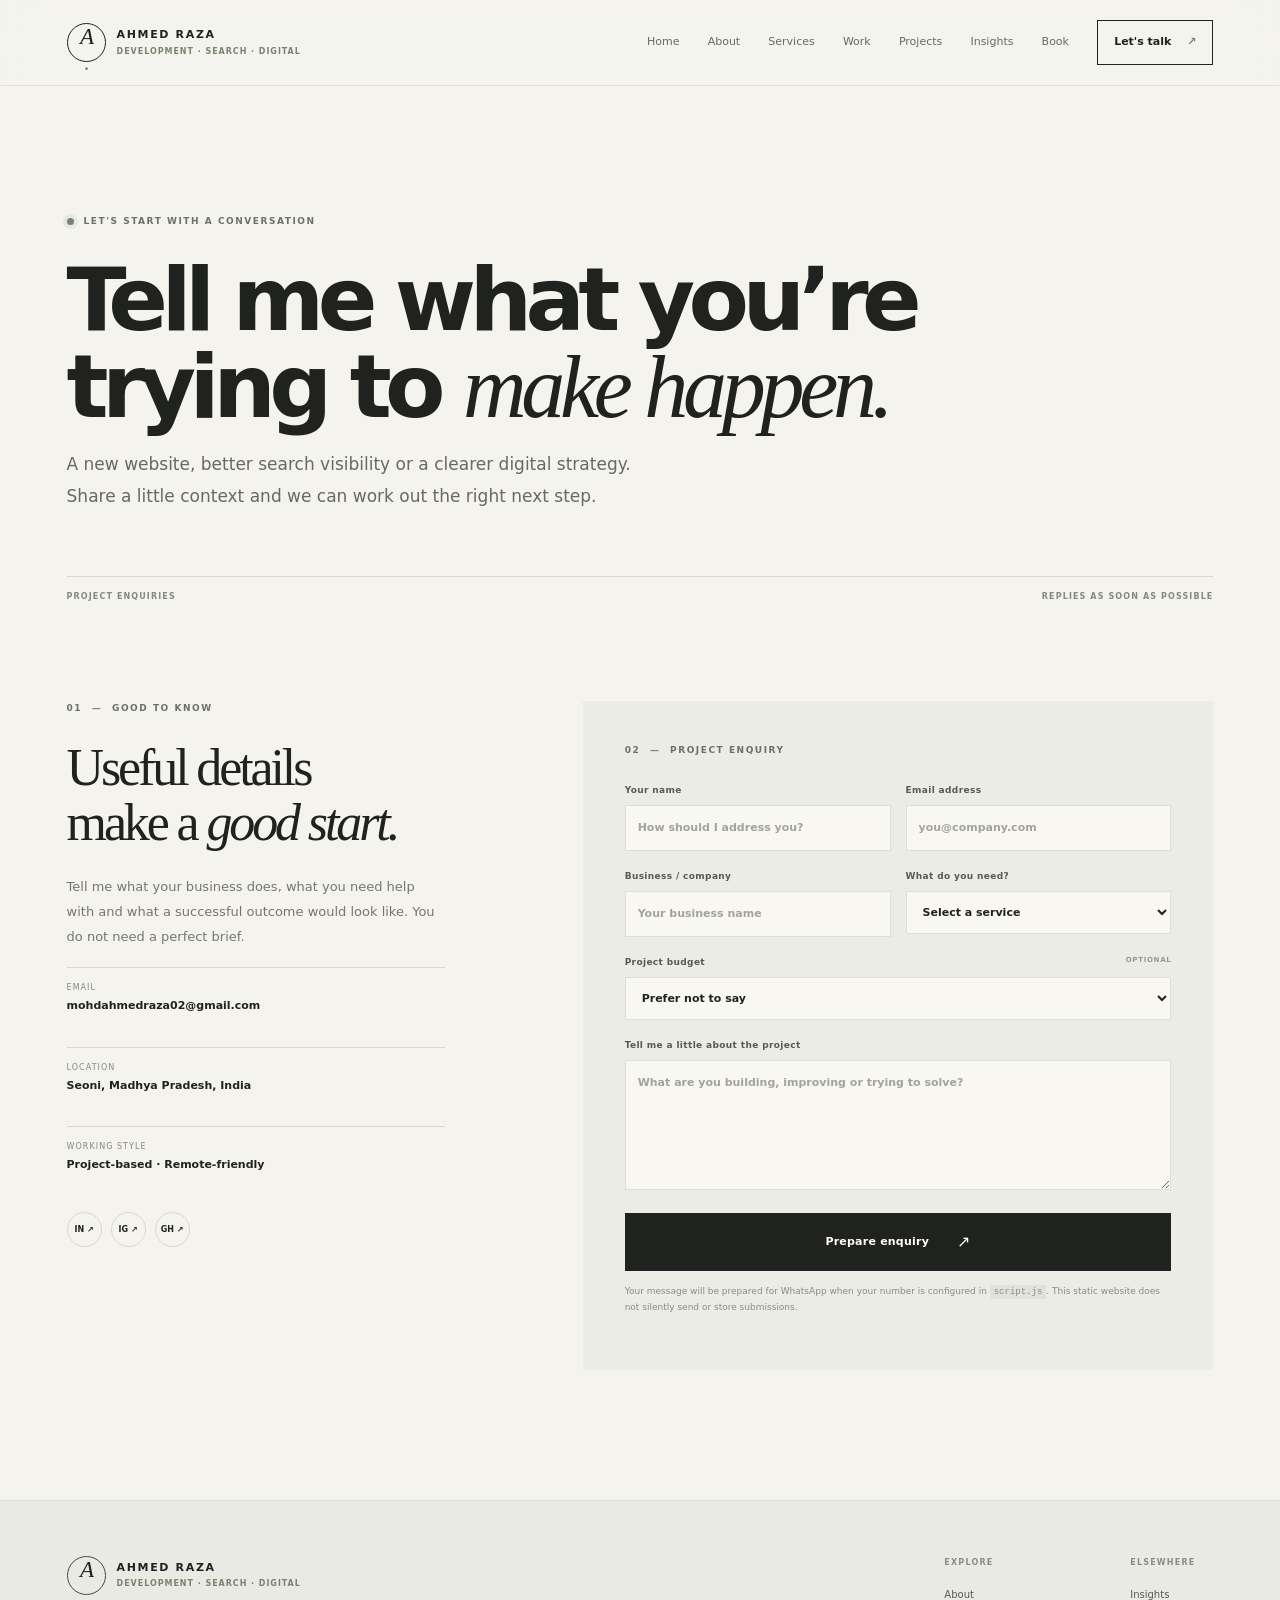
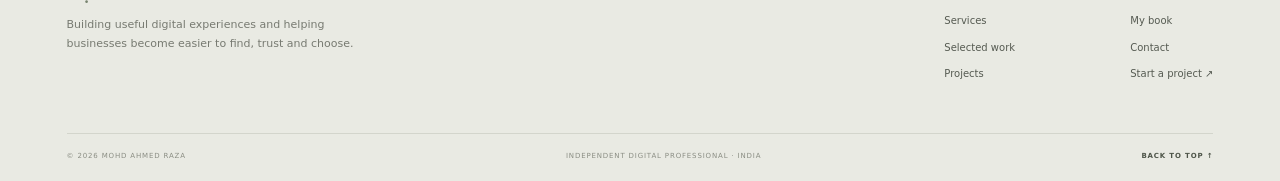
<file: contact.html>
<!doctype html><html lang="en"><head><meta charset="utf-8"><meta name="viewport" content="width=device-width,initial-scale=1"><meta name="theme-color" content="#f4f3ee"><title>Contact Ahmed Raza | Start a Project</title><meta name="description" content="Contact Ahmed Raza about full-stack development, SEO, local search and digital marketing projects."><link rel="icon" href="assets/favicon.svg" type="image/svg+xml"><link rel="stylesheet" href="styles.css"></head><body id="top" data-page="contact"><header class="site-header"><div class="header-inner"><a class="brand" href="index.html" aria-label="Ahmed Raza home"><span class="brand-mark">A<span>.</span></span><span class="brand-name">AHMED RAZA<small>DEVELOPMENT · SEARCH · DIGITAL</small></span></a><button class="menu-toggle" id="menu-toggle" aria-label="Open navigation" aria-expanded="false"><span></span><span></span></button><nav class="main-nav" id="main-nav"><a href="index.html" data-nav="home">Home</a><a href="about.html" data-nav="about">About</a><a href="services.html" data-nav="services">Services</a><a href="work.html" data-nav="work">Work</a><a href="projects.html" data-nav="projects">Projects</a><a href="insights.html" data-nav="insights">Insights</a><a href="book.html" data-nav="book">Book</a><a class="nav-contact" href="contact.html" data-nav="contact">Let's talk <span>↗</span></a></nav></div></header><main>
<section class="page-hero section-shell"><div class="eyebrow"><span class="eyebrow-dot"></span> LET'S START WITH A CONVERSATION</div><h1>Tell me what you’re<br>trying to <em>make happen.</em></h1><p class="page-lede">A new website, better search visibility or a clearer digital strategy. Share a little context and we can work out the right next step.</p><div class="page-hero-meta"><span>PROJECT ENQUIRIES</span><span>REPLIES AS SOON AS POSSIBLE</span></div></section>
<section class="section section-shell contact-layout"><div class="contact-aside"><div class="section-index">01 <span>—</span> GOOD TO KNOW</div><h2>Useful details<br>make a <em>good start.</em></h2><p>Tell me what your business does, what you need help with and what a successful outcome would look like. You do not need a perfect brief.</p><div class="contact-method"><span>EMAIL</span><b class="config-email">Add your email in script.js</b></div><div class="contact-method"><span>LOCATION</span><b>Seoni, Madhya Pradesh, India</b></div><div class="contact-method"><span>WORKING STYLE</span><b>Project-based · Remote-friendly</b></div><div class="contact-social"><a href="#" data-placeholder-link aria-label="LinkedIn profile">IN ↗</a><a href="#" data-placeholder-link aria-label="Instagram profile">IG ↗</a><a href="#" data-placeholder-link aria-label="GitHub profile">GH ↗</a></div></div>
<div class="contact-form-wrap"><div class="section-index">02 <span>—</span> PROJECT ENQUIRY</div><form id="contact-form" class="contact-form"><div class="form-row"><label>Your name<input name="name" autocomplete="name" placeholder="How should I address you?" required></label><label>Email address<input type="email" name="email" autocomplete="email" placeholder="you@company.com" required></label></div><div class="form-row"><label>Business / company<input name="company" autocomplete="organization" placeholder="Your business name"></label><label>What do you need?<select name="service" id="service-select" required><option value="" disabled selected>Select a service</option><option>Full-Stack Development</option><option>SEO and Local Search</option><option>Digital Marketing</option><option>Website + SEO</option><option>Something else</option></select></label></div><label>Project budget <span class="optional">OPTIONAL</span><select name="budget"><option value="Not specified">Prefer not to say</option><option>Under ₹10,000</option><option>₹10,000 – ₹25,000</option><option>₹25,000 – ₹50,000</option><option>₹50,000 – ₹1,00,000</option><option>₹1,00,000+</option><option>Let's discuss</option></select></label><label>Tell me a little about the project<textarea name="message" rows="5" placeholder="What are you building, improving or trying to solve?" required></textarea></label><button class="button button-dark form-submit" type="submit">Prepare enquiry <span>↗</span></button><p class="form-note">Your message will be prepared for WhatsApp when your number is configured in <code>script.js</code>. This static website does not silently send or store submissions.</p><div id="form-feedback" class="form-feedback" role="status" aria-live="polite"></div></form></div></section>
</main><footer class="site-footer"><div class="section-shell"><div class="footer-main"><div class="footer-brand"><a class="brand brand-footer" href="index.html"><span class="brand-mark">A<span>.</span></span><span class="brand-name">AHMED RAZA<small>DEVELOPMENT · SEARCH · DIGITAL</small></span></a><p>Building useful digital experiences and helping businesses become easier to find, trust and choose.</p></div><div class="footer-links"><div><span>EXPLORE</span><a href="about.html">About</a><a href="services.html">Services</a><a href="work.html">Selected work</a><a href="projects.html">Projects</a></div><div><span>ELSEWHERE</span><a href="insights.html">Insights</a><a href="book.html">My book</a><a href="contact.html">Contact</a><a href="contact.html">Start a project ↗</a></div></div></div><div class="footer-bottom"><span>© <span id="year"></span> MOHD AHMED RAZA</span><span>INDEPENDENT DIGITAL PROFESSIONAL · INDIA</span><a href="#top" class="back-top">BACK TO TOP ↑</a></div></div></footer><script src="script.js"></script></body></html>
</file>
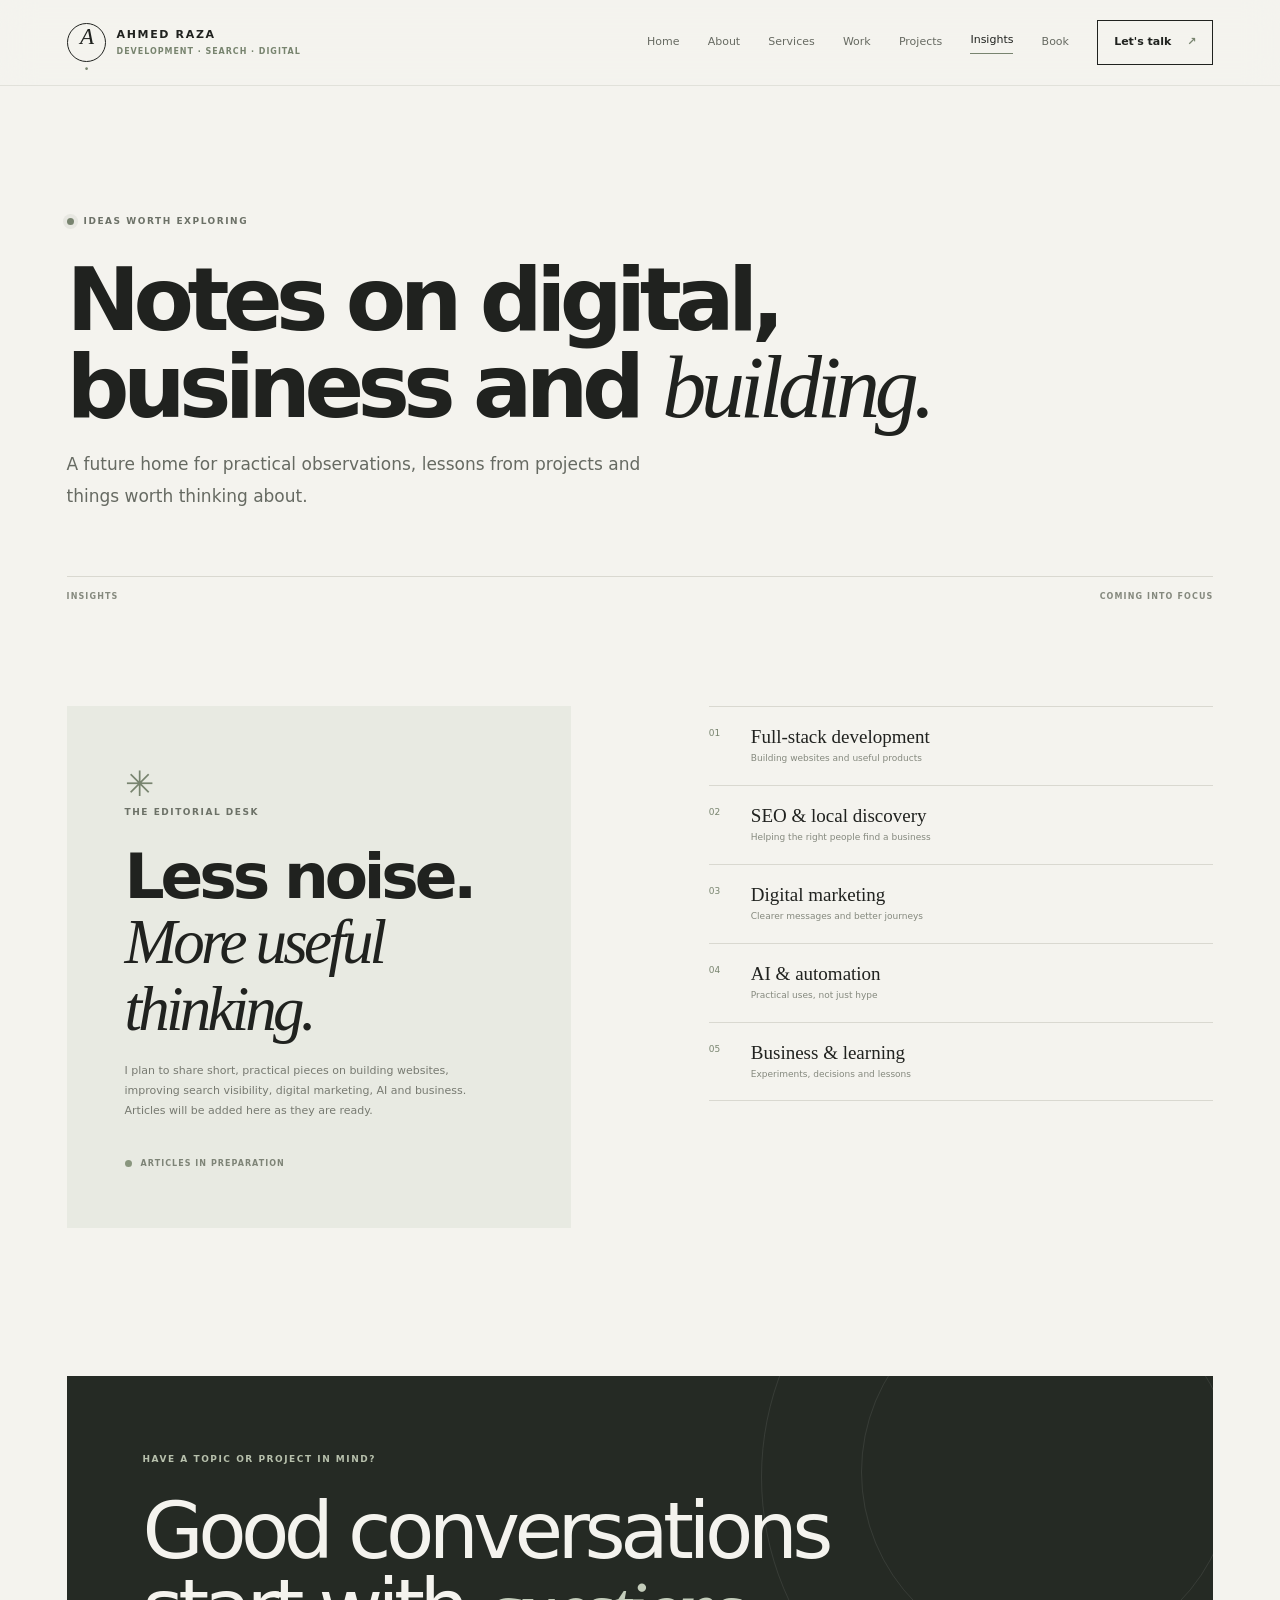
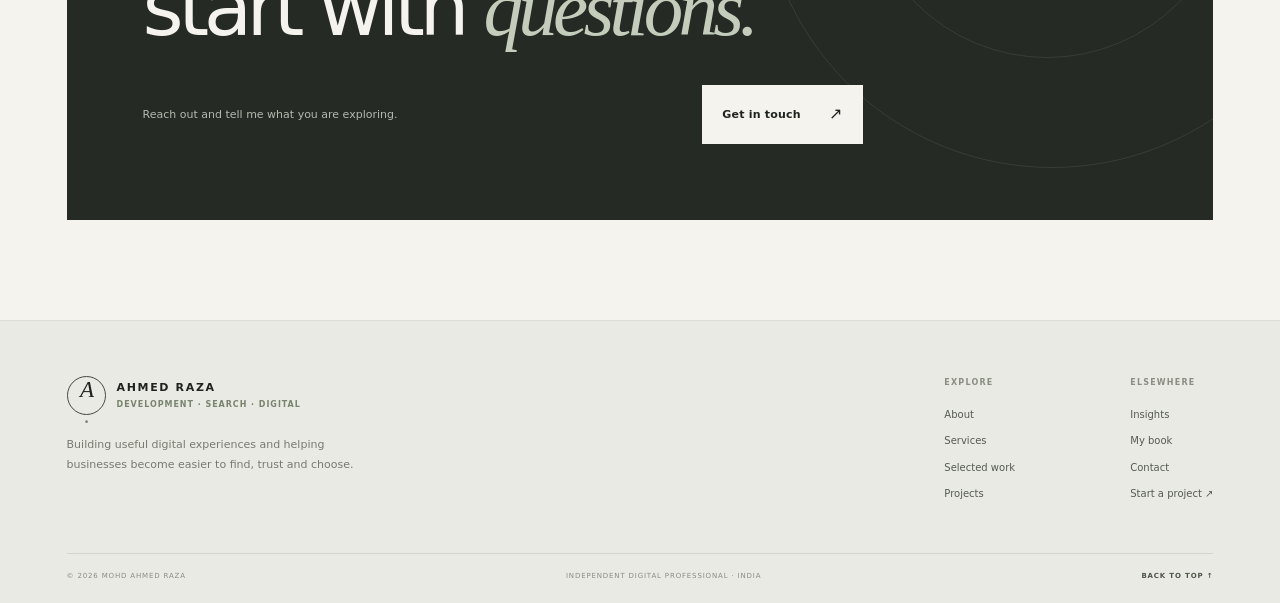
<file: insights.html>
<!doctype html><html lang="en"><head><meta charset="utf-8"><meta name="viewport" content="width=device-width,initial-scale=1"><meta name="theme-color" content="#f4f3ee"><title>Insights | Ahmed Raza</title><meta name="description" content="Notes and perspectives from Ahmed Raza on development, SEO, digital marketing, AI and business."><link rel="icon" href="assets/favicon.svg" type="image/svg+xml"><link rel="stylesheet" href="styles.css"></head><body id="top" data-page="insights"><header class="site-header"><div class="header-inner"><a class="brand" href="index.html" aria-label="Ahmed Raza home"><span class="brand-mark">A<span>.</span></span><span class="brand-name">AHMED RAZA<small>DEVELOPMENT · SEARCH · DIGITAL</small></span></a><button class="menu-toggle" id="menu-toggle" aria-label="Open navigation" aria-expanded="false"><span></span><span></span></button><nav class="main-nav" id="main-nav"><a href="index.html" data-nav="home">Home</a><a href="about.html" data-nav="about">About</a><a href="services.html" data-nav="services">Services</a><a href="work.html" data-nav="work">Work</a><a href="projects.html" data-nav="projects">Projects</a><a href="insights.html" data-nav="insights">Insights</a><a href="book.html" data-nav="book">Book</a><a class="nav-contact" href="contact.html" data-nav="contact">Let's talk <span>↗</span></a></nav></div></header><main>
<section class="page-hero section-shell"><div class="eyebrow"><span class="eyebrow-dot"></span> IDEAS WORTH EXPLORING</div><h1>Notes on digital,<br>business and <em>building.</em></h1><p class="page-lede">A future home for practical observations, lessons from projects and things worth thinking about.</p><div class="page-hero-meta"><span>INSIGHTS</span><span>COMING INTO FOCUS</span></div></section>
<section class="section section-shell insights-intro"><div class="insights-empty"><span class="empty-symbol">✳</span><div class="section-index">THE EDITORIAL DESK</div><h2>Less noise.<br><em>More useful thinking.</em></h2><p>I plan to share short, practical pieces on building websites, improving search visibility, digital marketing, AI and business. Articles will be added here as they are ready.</p><span class="coming-label"><i></i> ARTICLES IN PREPARATION</span></div><div class="topic-list"><div><span>01</span><b>Full-stack development</b><small>Building websites and useful products</small></div><div><span>02</span><b>SEO & local discovery</b><small>Helping the right people find a business</small></div><div><span>03</span><b>Digital marketing</b><small>Clearer messages and better journeys</small></div><div><span>04</span><b>AI & automation</b><small>Practical uses, not just hype</small></div><div><span>05</span><b>Business & learning</b><small>Experiments, decisions and lessons</small></div></div></section>
<section class="section section-shell final-cta compact-cta"><div class="cta-card"><div class="section-index">HAVE A TOPIC OR PROJECT IN MIND?</div><h2>Good conversations<br>start with <em>questions.</em></h2><div class="cta-bottom"><p>Reach out and tell me what you are exploring.</p><a class="button button-light" href="contact.html">Get in touch <span>↗</span></a></div></div></section>
</main><footer class="site-footer"><div class="section-shell"><div class="footer-main"><div class="footer-brand"><a class="brand brand-footer" href="index.html"><span class="brand-mark">A<span>.</span></span><span class="brand-name">AHMED RAZA<small>DEVELOPMENT · SEARCH · DIGITAL</small></span></a><p>Building useful digital experiences and helping businesses become easier to find, trust and choose.</p></div><div class="footer-links"><div><span>EXPLORE</span><a href="about.html">About</a><a href="services.html">Services</a><a href="work.html">Selected work</a><a href="projects.html">Projects</a></div><div><span>ELSEWHERE</span><a href="insights.html">Insights</a><a href="book.html">My book</a><a href="contact.html">Contact</a><a href="contact.html">Start a project ↗</a></div></div></div><div class="footer-bottom"><span>© <span id="year"></span> MOHD AHMED RAZA</span><span>INDEPENDENT DIGITAL PROFESSIONAL · INDIA</span><a href="#top" class="back-top">BACK TO TOP ↑</a></div></div></footer><script src="script.js"></script></body></html>
</file>
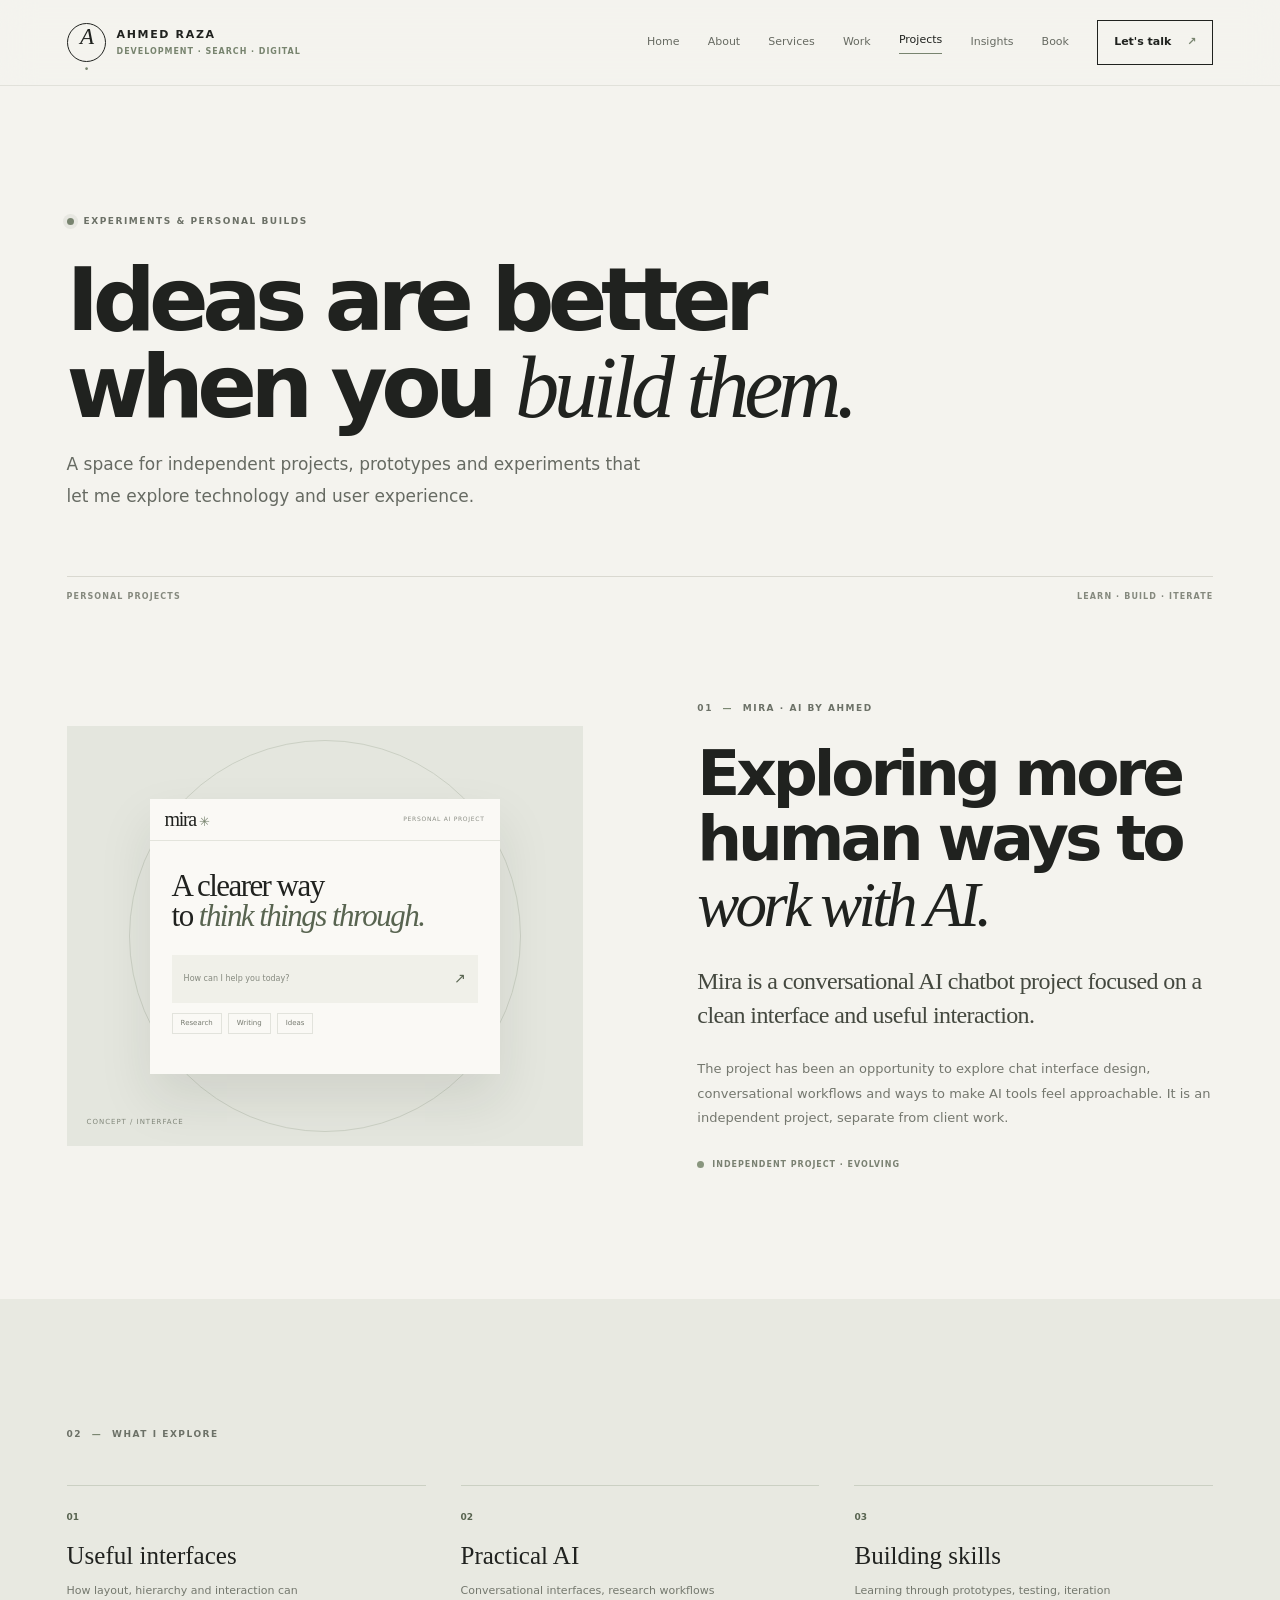
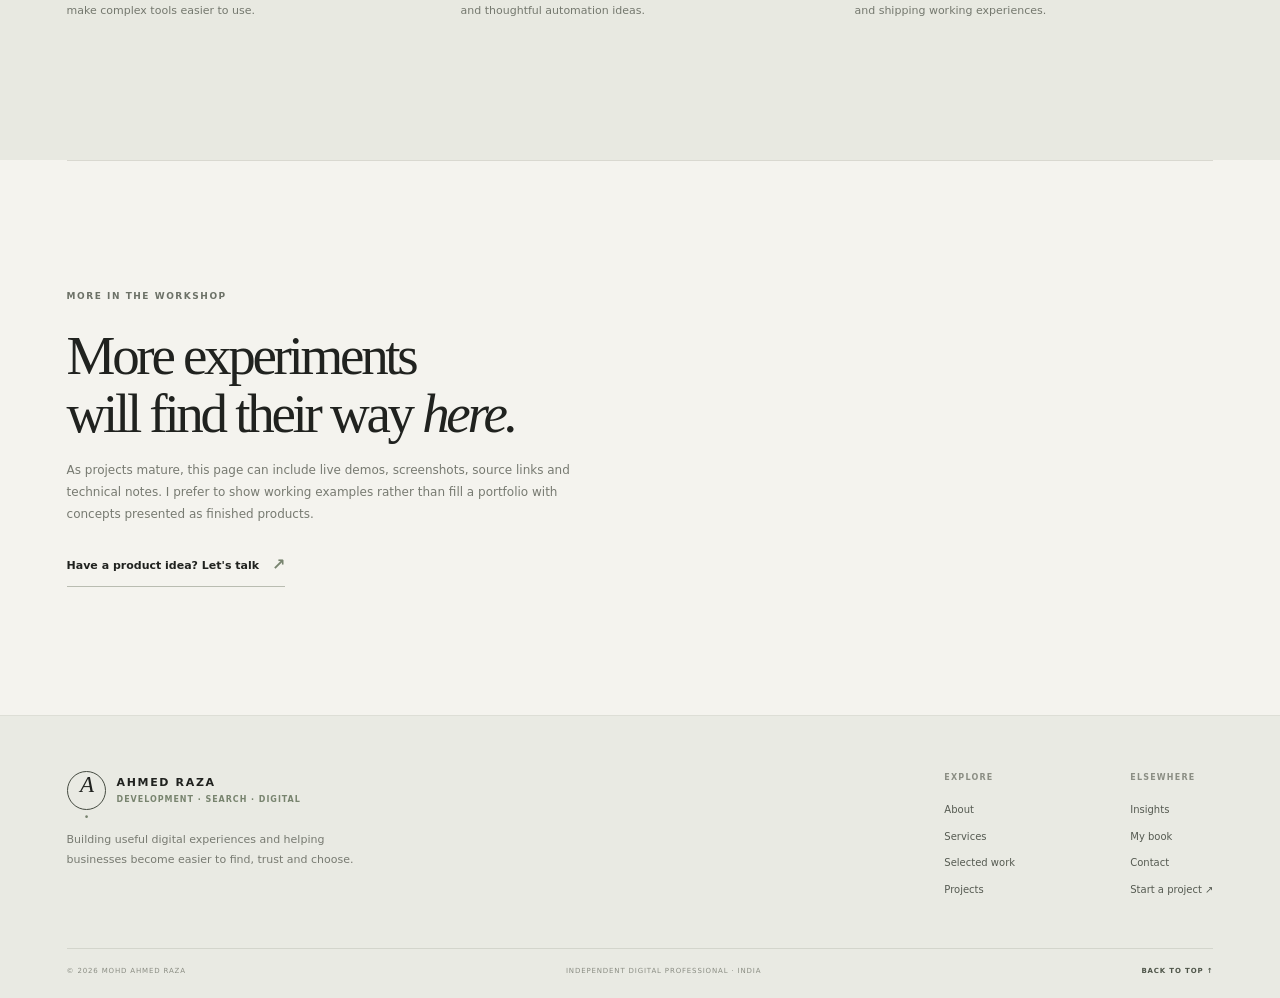
<file: projects.html>
<!doctype html><html lang="en"><head><meta charset="utf-8"><meta name="viewport" content="width=device-width,initial-scale=1"><meta name="theme-color" content="#f4f3ee"><title>Independent Projects | Ahmed Raza</title><meta name="description" content="Explore independent experiments and technology projects by Ahmed Raza, including Mira, an AI chatbot concept."><link rel="icon" href="assets/favicon.svg" type="image/svg+xml"><link rel="stylesheet" href="styles.css"></head><body id="top" data-page="projects"><header class="site-header"><div class="header-inner"><a class="brand" href="index.html" aria-label="Ahmed Raza home"><span class="brand-mark">A<span>.</span></span><span class="brand-name">AHMED RAZA<small>DEVELOPMENT · SEARCH · DIGITAL</small></span></a><button class="menu-toggle" id="menu-toggle" aria-label="Open navigation" aria-expanded="false"><span></span><span></span></button><nav class="main-nav" id="main-nav"><a href="index.html" data-nav="home">Home</a><a href="about.html" data-nav="about">About</a><a href="services.html" data-nav="services">Services</a><a href="work.html" data-nav="work">Work</a><a href="projects.html" data-nav="projects">Projects</a><a href="insights.html" data-nav="insights">Insights</a><a href="book.html" data-nav="book">Book</a><a class="nav-contact" href="contact.html" data-nav="contact">Let's talk <span>↗</span></a></nav></div></header><main>
<section class="page-hero section-shell"><div class="eyebrow"><span class="eyebrow-dot"></span> EXPERIMENTS & PERSONAL BUILDS</div><h1>Ideas are better<br>when you <em>build them.</em></h1><p class="page-lede">A space for independent projects, prototypes and experiments that let me explore technology and user experience.</p><div class="page-hero-meta"><span>PERSONAL PROJECTS</span><span>LEARN · BUILD · ITERATE</span></div></section>
<section class="section section-shell project-feature"><div class="project-art"><div class="mira-window"><div class="mira-top"><span class="mira-logo">mira<span>✳</span></span><span class="mira-status">PERSONAL AI PROJECT</span></div><div class="mira-chat"><div class="mira-greeting">A clearer way<br>to <em>think things through.</em></div><div class="mira-prompt">How can I help you today? <span>↗</span></div><div class="mira-chips"><span>Research</span><span>Writing</span><span>Ideas</span></div></div></div><div class="project-art-tag">CONCEPT / INTERFACE</div></div><div class="project-description"><div class="section-index">01 <span>—</span> MIRA · AI BY AHMED</div><h2>Exploring more<br>human ways to<br><em>work with AI.</em></h2><p class="large-copy">Mira is a conversational AI chatbot project focused on a clean interface and useful interaction.</p><p>The project has been an opportunity to explore chat interface design, conversational workflows and ways to make AI tools feel approachable. It is an independent project, separate from client work.</p><div class="project-status"><span class="status-dot"></span> INDEPENDENT PROJECT · EVOLVING</div></div></section>
<section class="section values-section"><div class="section-shell"><div class="section-index">02 <span>—</span> WHAT I EXPLORE</div><div class="values-grid"><div><span>01</span><h3>Useful interfaces</h3><p>How layout, hierarchy and interaction can make complex tools easier to use.</p></div><div><span>02</span><h3>Practical AI</h3><p>Conversational interfaces, research workflows and thoughtful automation ideas.</p></div><div><span>03</span><h3>Building skills</h3><p>Learning through prototypes, testing, iteration and shipping working experiences.</p></div></div></div></section>
<section class="section section-shell project-note"><div class="section-index">MORE IN THE WORKSHOP</div><h2>More experiments<br>will find their way <em>here.</em></h2><p>As projects mature, this page can include live demos, screenshots, source links and technical notes. I prefer to show working examples rather than fill a portfolio with concepts presented as finished products.</p><a class="underlined-link" href="contact.html">Have a product idea? Let's talk <span>↗</span></a></section>
</main><footer class="site-footer"><div class="section-shell"><div class="footer-main"><div class="footer-brand"><a class="brand brand-footer" href="index.html"><span class="brand-mark">A<span>.</span></span><span class="brand-name">AHMED RAZA<small>DEVELOPMENT · SEARCH · DIGITAL</small></span></a><p>Building useful digital experiences and helping businesses become easier to find, trust and choose.</p></div><div class="footer-links"><div><span>EXPLORE</span><a href="about.html">About</a><a href="services.html">Services</a><a href="work.html">Selected work</a><a href="projects.html">Projects</a></div><div><span>ELSEWHERE</span><a href="insights.html">Insights</a><a href="book.html">My book</a><a href="contact.html">Contact</a><a href="contact.html">Start a project ↗</a></div></div></div><div class="footer-bottom"><span>© <span id="year"></span> MOHD AHMED RAZA</span><span>INDEPENDENT DIGITAL PROFESSIONAL · INDIA</span><a href="#top" class="back-top">BACK TO TOP ↑</a></div></div></footer><script src="script.js"></script></body></html>
</file>
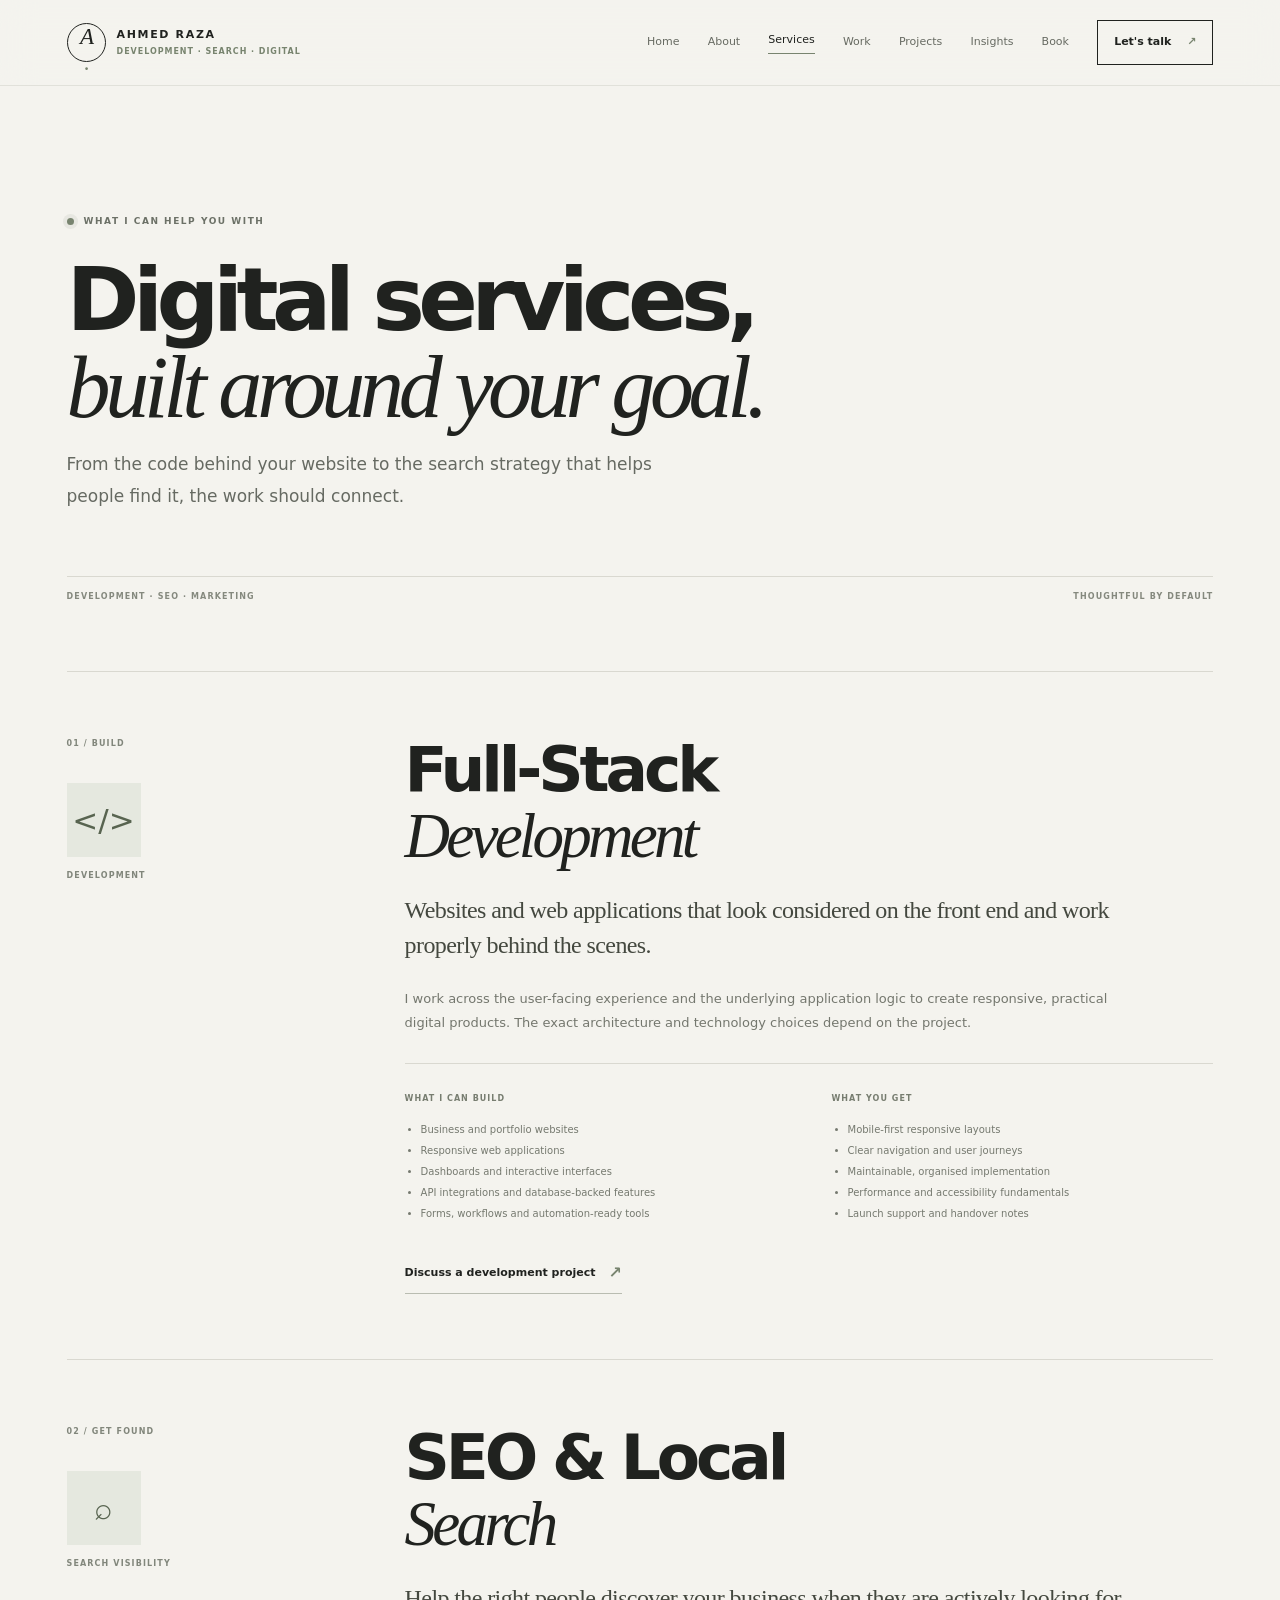
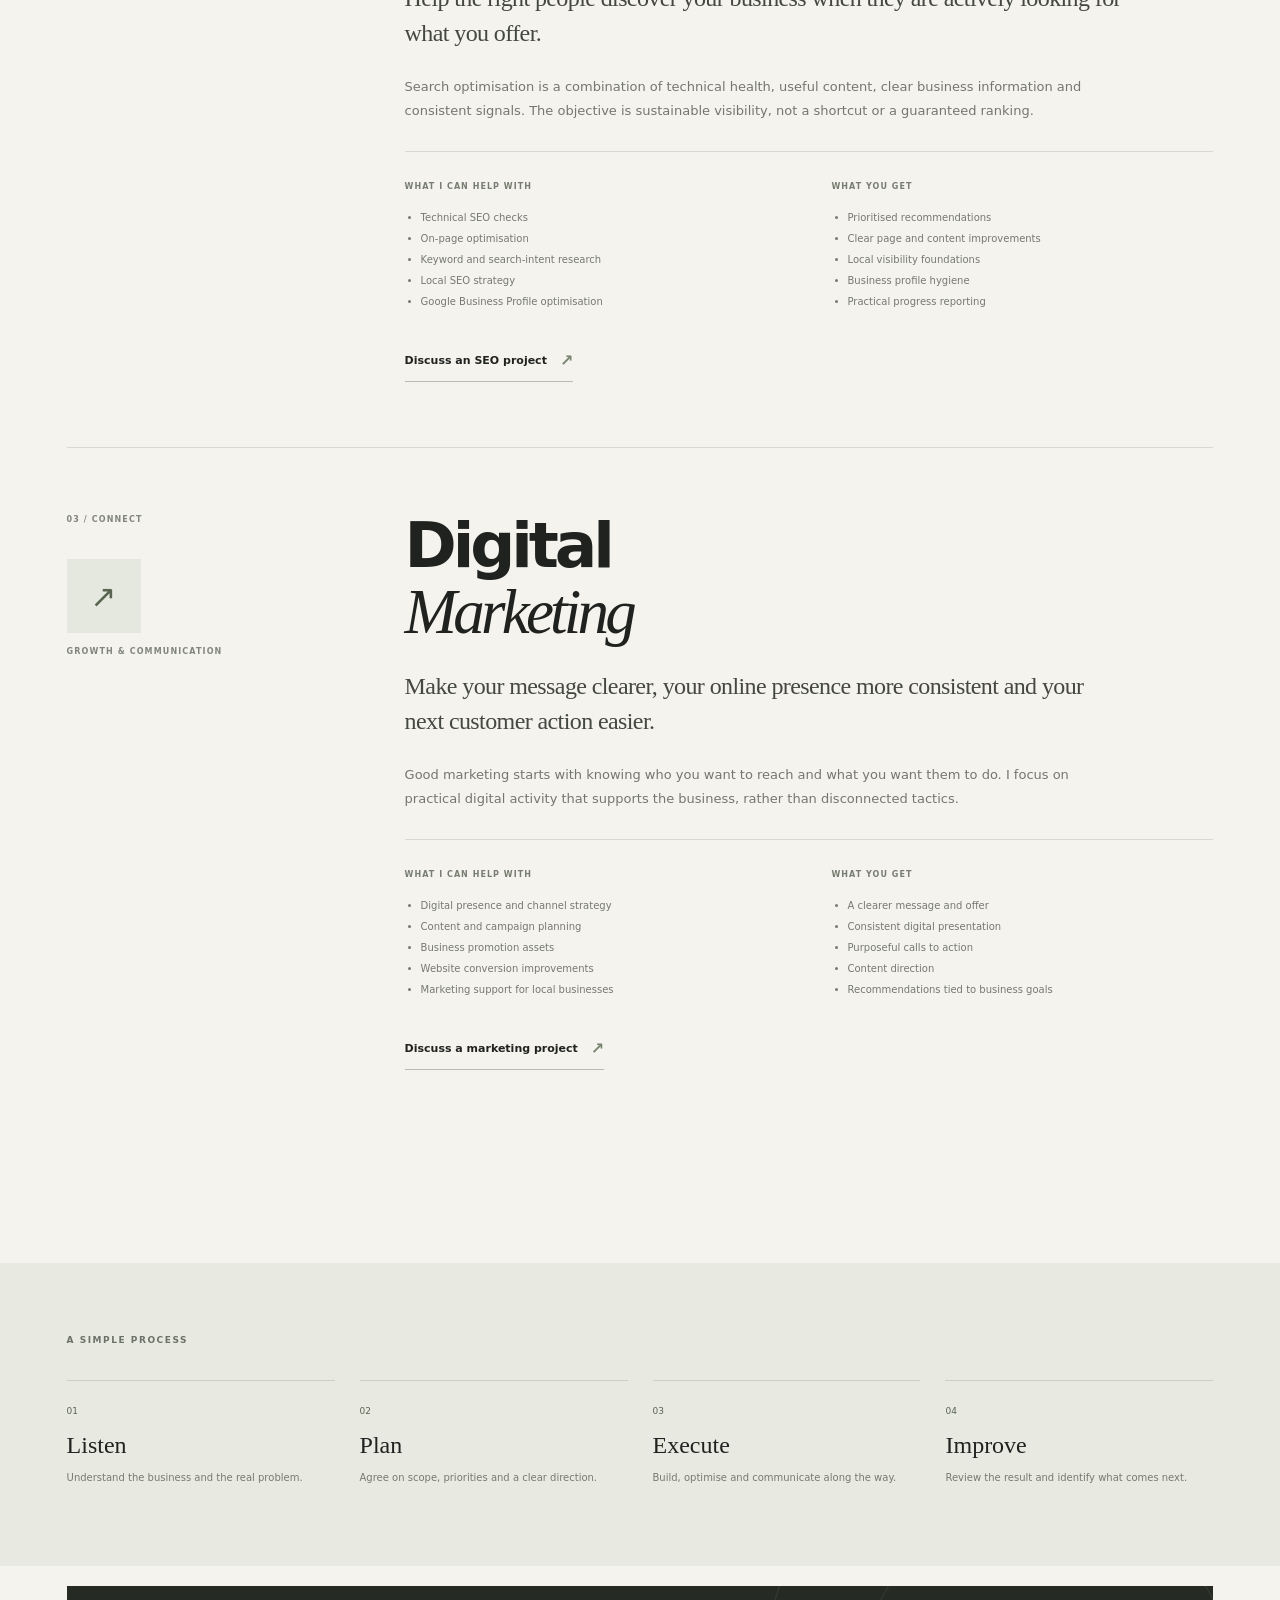
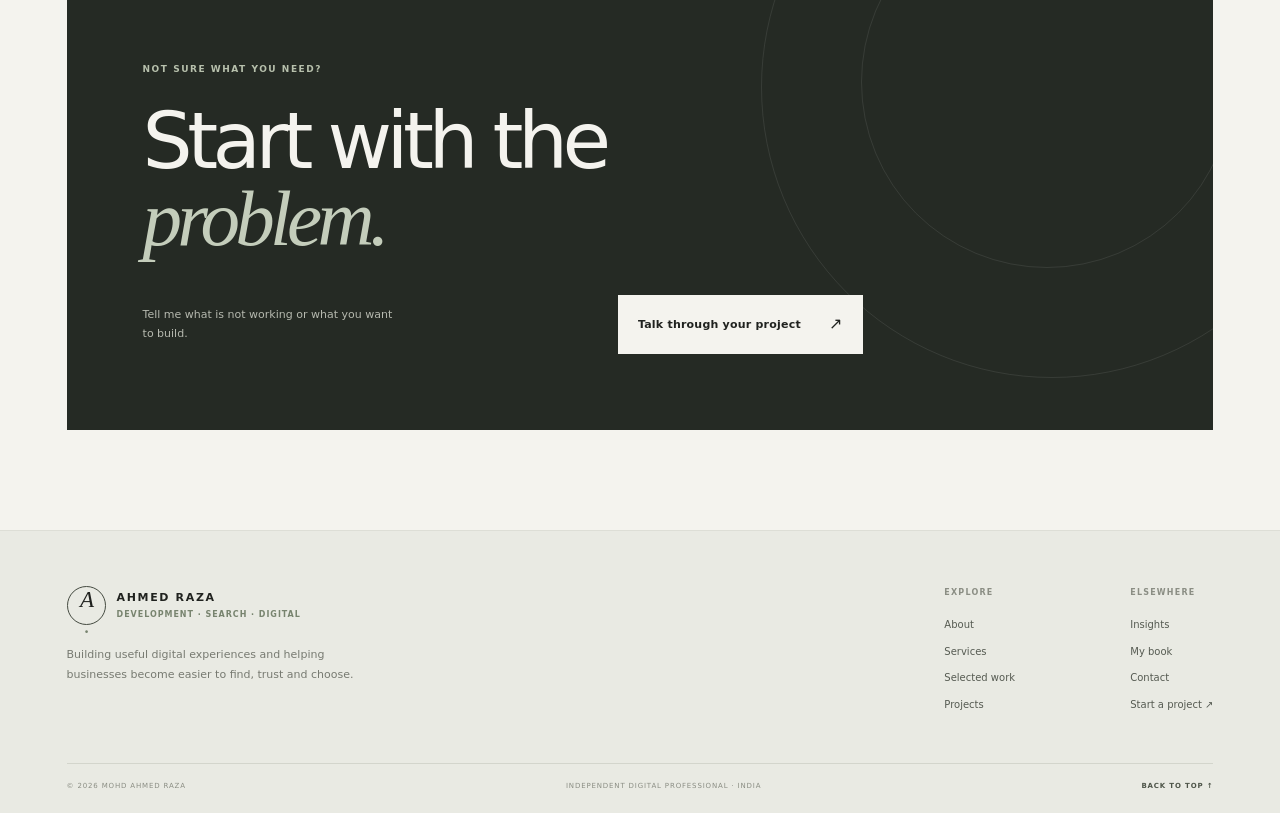
<file: services.html>
<!doctype html><html lang="en"><head><meta charset="utf-8"><meta name="viewport" content="width=device-width,initial-scale=1"><meta name="theme-color" content="#f4f3ee"><title>Services | Full-Stack Development, SEO & Digital Marketing | Ahmed Raza</title><meta name="description" content="Explore full-stack web development, technical SEO, local SEO and digital marketing services by Ahmed Raza."><link rel="icon" href="assets/favicon.svg" type="image/svg+xml"><link rel="stylesheet" href="styles.css"></head><body id="top" data-page="services"><header class="site-header"><div class="header-inner"><a class="brand" href="index.html" aria-label="Ahmed Raza home"><span class="brand-mark">A<span>.</span></span><span class="brand-name">AHMED RAZA<small>DEVELOPMENT · SEARCH · DIGITAL</small></span></a><button class="menu-toggle" id="menu-toggle" aria-label="Open navigation" aria-expanded="false"><span></span><span></span></button><nav class="main-nav" id="main-nav"><a href="index.html" data-nav="home">Home</a><a href="about.html" data-nav="about">About</a><a href="services.html" data-nav="services">Services</a><a href="work.html" data-nav="work">Work</a><a href="projects.html" data-nav="projects">Projects</a><a href="insights.html" data-nav="insights">Insights</a><a href="book.html" data-nav="book">Book</a><a class="nav-contact" href="contact.html" data-nav="contact">Let's talk <span>↗</span></a></nav></div></header><main>
<section class="page-hero section-shell"><div class="eyebrow"><span class="eyebrow-dot"></span> WHAT I CAN HELP YOU WITH</div><h1>Digital services,<br><em>built around your goal.</em></h1><p class="page-lede">From the code behind your website to the search strategy that helps people find it, the work should connect.</p><div class="page-hero-meta"><span>DEVELOPMENT · SEO · MARKETING</span><span>THOUGHTFUL BY DEFAULT</span></div></section>
<section class="section section-shell service-detail-list">
<article class="service-detail" id="development"><div class="detail-aside"><span>01 / BUILD</span><div class="detail-icon">&lt;/&gt;</div><small>DEVELOPMENT</small></div><div class="detail-main"><h2>Full-Stack<br><em>Development</em></h2><p class="large-copy">Websites and web applications that look considered on the front end and work properly behind the scenes.</p><p>I work across the user-facing experience and the underlying application logic to create responsive, practical digital products. The exact architecture and technology choices depend on the project.</p><div class="detail-columns"><div><b>WHAT I CAN BUILD</b><ul><li>Business and portfolio websites</li><li>Responsive web applications</li><li>Dashboards and interactive interfaces</li><li>API integrations and database-backed features</li><li>Forms, workflows and automation-ready tools</li></ul></div><div><b>WHAT YOU GET</b><ul><li>Mobile-first responsive layouts</li><li>Clear navigation and user journeys</li><li>Maintainable, organised implementation</li><li>Performance and accessibility fundamentals</li><li>Launch support and handover notes</li></ul></div></div><a class="underlined-link" href="contact.html?service=Full-Stack%20Development">Discuss a development project <span>↗</span></a></div></article>
<article class="service-detail" id="seo"><div class="detail-aside"><span>02 / GET FOUND</span><div class="detail-icon">⌕</div><small>SEARCH VISIBILITY</small></div><div class="detail-main"><h2>SEO & Local<br><em>Search</em></h2><p class="large-copy">Help the right people discover your business when they are actively looking for what you offer.</p><p>Search optimisation is a combination of technical health, useful content, clear business information and consistent signals. The objective is sustainable visibility, not a shortcut or a guaranteed ranking.</p><div class="detail-columns"><div><b>WHAT I CAN HELP WITH</b><ul><li>Technical SEO checks</li><li>On-page optimisation</li><li>Keyword and search-intent research</li><li>Local SEO strategy</li><li>Google Business Profile optimisation</li></ul></div><div><b>WHAT YOU GET</b><ul><li>Prioritised recommendations</li><li>Clear page and content improvements</li><li>Local visibility foundations</li><li>Business profile hygiene</li><li>Practical progress reporting</li></ul></div></div><a class="underlined-link" href="contact.html?service=SEO%20and%20Local%20Search">Discuss an SEO project <span>↗</span></a></div></article>
<article class="service-detail" id="marketing"><div class="detail-aside"><span>03 / CONNECT</span><div class="detail-icon">↗</div><small>GROWTH & COMMUNICATION</small></div><div class="detail-main"><h2>Digital<br><em>Marketing</em></h2><p class="large-copy">Make your message clearer, your online presence more consistent and your next customer action easier.</p><p>Good marketing starts with knowing who you want to reach and what you want them to do. I focus on practical digital activity that supports the business, rather than disconnected tactics.</p><div class="detail-columns"><div><b>WHAT I CAN HELP WITH</b><ul><li>Digital presence and channel strategy</li><li>Content and campaign planning</li><li>Business promotion assets</li><li>Website conversion improvements</li><li>Marketing support for local businesses</li></ul></div><div><b>WHAT YOU GET</b><ul><li>A clearer message and offer</li><li>Consistent digital presentation</li><li>Purposeful calls to action</li><li>Content direction</li><li>Recommendations tied to business goals</li></ul></div></div><a class="underlined-link" href="contact.html?service=Digital%20Marketing">Discuss a marketing project <span>↗</span></a></div></article>
</section>
<section class="section process-band"><div class="section-shell"><div class="section-index">A SIMPLE PROCESS</div><div class="process-row"><div><span>01</span><h3>Listen</h3><p>Understand the business and the real problem.</p></div><div><span>02</span><h3>Plan</h3><p>Agree on scope, priorities and a clear direction.</p></div><div><span>03</span><h3>Execute</h3><p>Build, optimise and communicate along the way.</p></div><div><span>04</span><h3>Improve</h3><p>Review the result and identify what comes next.</p></div></div></div></section>
<section class="section section-shell final-cta compact-cta"><div class="cta-card"><div class="section-index">NOT SURE WHAT YOU NEED?</div><h2>Start with the<br><em>problem.</em></h2><div class="cta-bottom"><p>Tell me what is not working or what you want to build.</p><a class="button button-light" href="contact.html">Talk through your project <span>↗</span></a></div></div></section>
</main><footer class="site-footer"><div class="section-shell"><div class="footer-main"><div class="footer-brand"><a class="brand brand-footer" href="index.html"><span class="brand-mark">A<span>.</span></span><span class="brand-name">AHMED RAZA<small>DEVELOPMENT · SEARCH · DIGITAL</small></span></a><p>Building useful digital experiences and helping businesses become easier to find, trust and choose.</p></div><div class="footer-links"><div><span>EXPLORE</span><a href="about.html">About</a><a href="services.html">Services</a><a href="work.html">Selected work</a><a href="projects.html">Projects</a></div><div><span>ELSEWHERE</span><a href="insights.html">Insights</a><a href="book.html">My book</a><a href="contact.html">Contact</a><a href="contact.html">Start a project ↗</a></div></div></div><div class="footer-bottom"><span>© <span id="year"></span> MOHD AHMED RAZA</span><span>INDEPENDENT DIGITAL PROFESSIONAL · INDIA</span><a href="#top" class="back-top">BACK TO TOP ↑</a></div></div></footer><script src="script.js"></script></body></html>
</file>
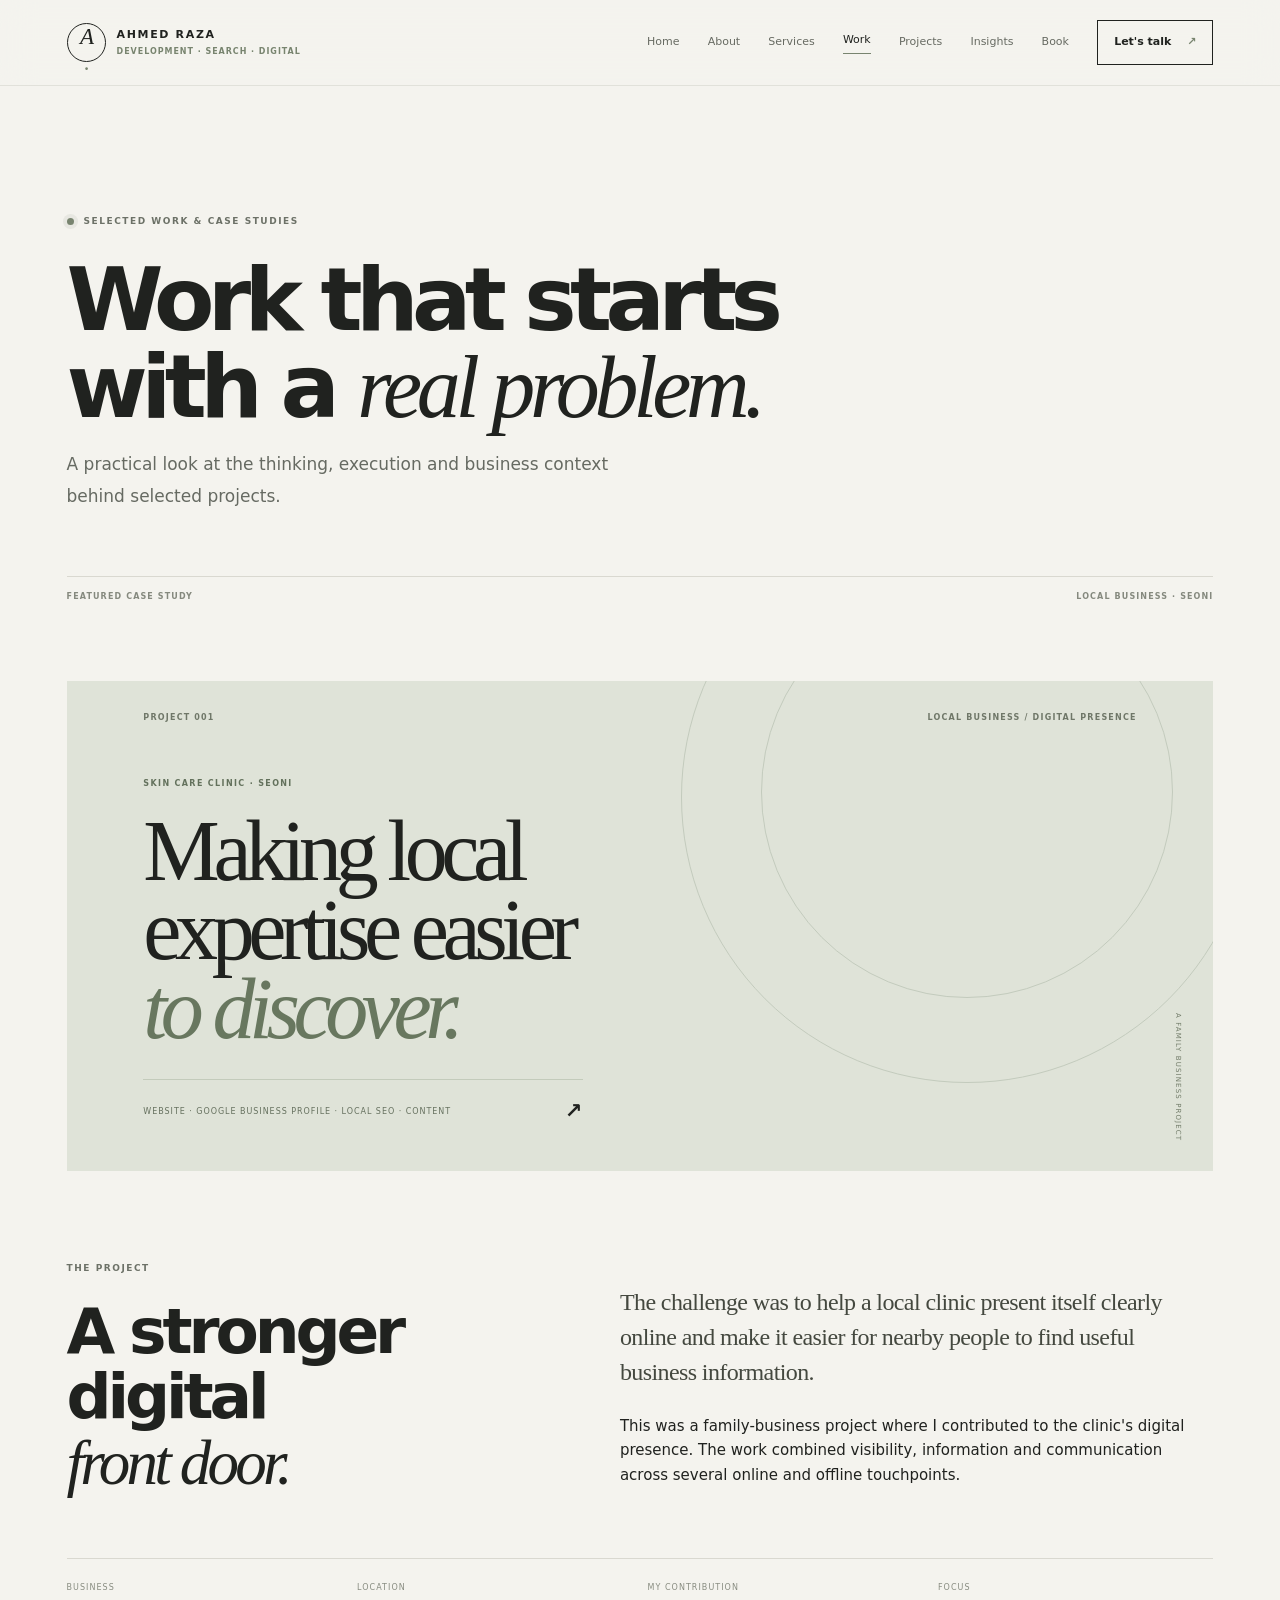
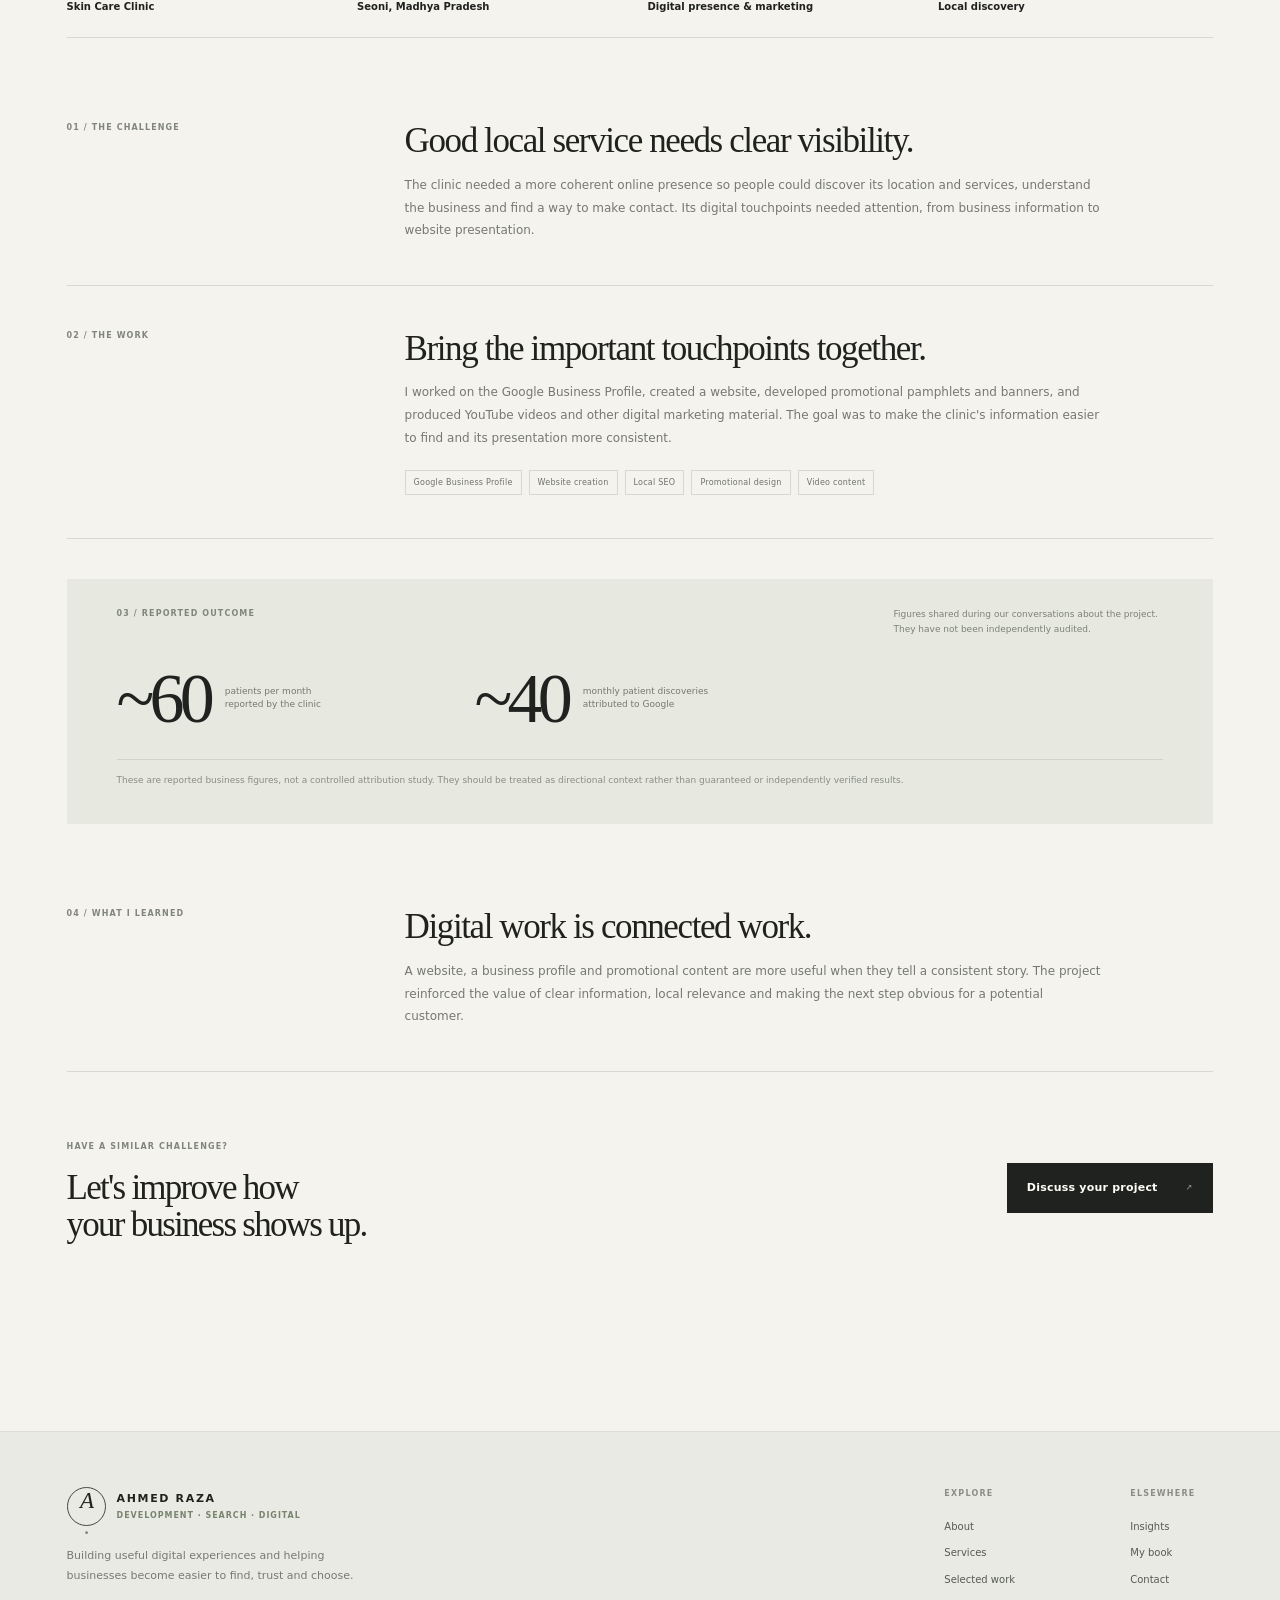
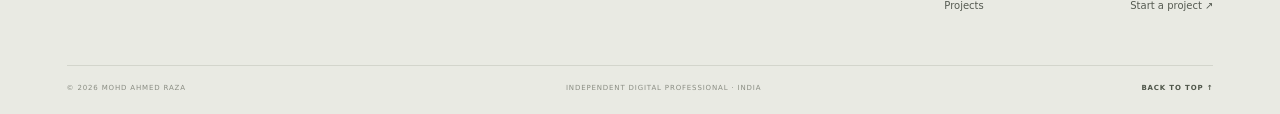
<file: work.html>
<!doctype html><html lang="en"><head><meta charset="utf-8"><meta name="viewport" content="width=device-width,initial-scale=1"><meta name="theme-color" content="#f4f3ee"><title>Selected Work & Case Study | Ahmed Raza</title><meta name="description" content="Explore Ahmed Raza's work improving a local skin care clinic's digital presence through website development, Google Business Profile and local SEO."><link rel="icon" href="assets/favicon.svg" type="image/svg+xml"><link rel="stylesheet" href="styles.css"></head><body id="top" data-page="work"><header class="site-header"><div class="header-inner"><a class="brand" href="index.html" aria-label="Ahmed Raza home"><span class="brand-mark">A<span>.</span></span><span class="brand-name">AHMED RAZA<small>DEVELOPMENT · SEARCH · DIGITAL</small></span></a><button class="menu-toggle" id="menu-toggle" aria-label="Open navigation" aria-expanded="false"><span></span><span></span></button><nav class="main-nav" id="main-nav"><a href="index.html" data-nav="home">Home</a><a href="about.html" data-nav="about">About</a><a href="services.html" data-nav="services">Services</a><a href="work.html" data-nav="work">Work</a><a href="projects.html" data-nav="projects">Projects</a><a href="insights.html" data-nav="insights">Insights</a><a href="book.html" data-nav="book">Book</a><a class="nav-contact" href="contact.html" data-nav="contact">Let's talk <span>↗</span></a></nav></div></header><main>
<section class="page-hero section-shell"><div class="eyebrow"><span class="eyebrow-dot"></span> SELECTED WORK & CASE STUDIES</div><h1>Work that starts<br>with a <em>real problem.</em></h1><p class="page-lede">A practical look at the thinking, execution and business context behind selected projects.</p><div class="page-hero-meta"><span>FEATURED CASE STUDY</span><span>LOCAL BUSINESS · SEONI</span></div></section>
<section class="section section-shell case-study-page"><div class="case-cover"><div class="cover-top"><span>PROJECT 001</span><span>LOCAL BUSINESS / DIGITAL PRESENCE</span></div><div class="cover-content"><div class="cover-small">SKIN CARE CLINIC · SEONI</div><h2>Making local<br>expertise easier<br><em>to discover.</em></h2><div class="cover-bottom"><span>WEBSITE · GOOGLE BUSINESS PROFILE · LOCAL SEO · CONTENT</span><b>↗</b></div></div><div class="cover-side-note">A FAMILY BUSINESS PROJECT</div></div>
<div class="case-study-intro"><div><div class="section-index">THE PROJECT</div><h2>A stronger digital<br><em>front door.</em></h2></div><div><p class="large-copy">The challenge was to help a local clinic present itself clearly online and make it easier for nearby people to find useful business information.</p><p>This was a family-business project where I contributed to the clinic's digital presence. The work combined visibility, information and communication across several online and offline touchpoints.</p></div></div>
<div class="case-facts"><div><small>BUSINESS</small><b>Skin Care Clinic</b></div><div><small>LOCATION</small><b>Seoni, Madhya Pradesh</b></div><div><small>MY CONTRIBUTION</small><b>Digital presence & marketing</b></div><div><small>FOCUS</small><b>Local discovery</b></div></div>
<div class="case-chapter"><span>01 / THE CHALLENGE</span><div><h3>Good local service needs clear visibility.</h3><p>The clinic needed a more coherent online presence so people could discover its location and services, understand the business and find a way to make contact. Its digital touchpoints needed attention, from business information to website presentation.</p></div></div>
<div class="case-chapter"><span>02 / THE WORK</span><div><h3>Bring the important touchpoints together.</h3><p>I worked on the Google Business Profile, created a website, developed promotional pamphlets and banners, and produced YouTube videos and other digital marketing material. The goal was to make the clinic's information easier to find and its presentation more consistent.</p><div class="work-pills"><span>Google Business Profile</span><span>Website creation</span><span>Local SEO</span><span>Promotional design</span><span>Video content</span></div></div></div>
<div class="case-results"><div class="results-head"><span>03 / REPORTED OUTCOME</span><p>Figures shared during our conversations about the project. They have not been independently audited.</p></div><div class="results-numbers"><div><strong>~60</strong><span>patients per month<br>reported by the clinic</span></div><div><strong>~40</strong><span>monthly patient discoveries<br>attributed to Google</span></div></div><p class="results-note">These are reported business figures, not a controlled attribution study. They should be treated as directional context rather than guaranteed or independently verified results.</p></div>
<div class="case-chapter"><span>04 / WHAT I LEARNED</span><div><h3>Digital work is connected work.</h3><p>A website, a business profile and promotional content are more useful when they tell a consistent story. The project reinforced the value of clear information, local relevance and making the next step obvious for a potential customer.</p></div></div>
<div class="case-next"><div><span>HAVE A SIMILAR CHALLENGE?</span><h3>Let's improve how<br>your business shows up.</h3></div><a class="button button-dark" href="contact.html">Discuss your project <span>↗</span></a></div>
</section>
</main><footer class="site-footer"><div class="section-shell"><div class="footer-main"><div class="footer-brand"><a class="brand brand-footer" href="index.html"><span class="brand-mark">A<span>.</span></span><span class="brand-name">AHMED RAZA<small>DEVELOPMENT · SEARCH · DIGITAL</small></span></a><p>Building useful digital experiences and helping businesses become easier to find, trust and choose.</p></div><div class="footer-links"><div><span>EXPLORE</span><a href="about.html">About</a><a href="services.html">Services</a><a href="work.html">Selected work</a><a href="projects.html">Projects</a></div><div><span>ELSEWHERE</span><a href="insights.html">Insights</a><a href="book.html">My book</a><a href="contact.html">Contact</a><a href="contact.html">Start a project ↗</a></div></div></div><div class="footer-bottom"><span>© <span id="year"></span> MOHD AHMED RAZA</span><span>INDEPENDENT DIGITAL PROFESSIONAL · INDIA</span><a href="#top" class="back-top">BACK TO TOP ↑</a></div></div></footer><script src="script.js"></script></body></html>
</file>
<file: styles.css>
/* AHMED RAZA — editorial, responsive personal business website */
:root{--paper:#f4f3ee;--paper-2:#ebeae3;--ink:#20221f;--muted:#777970;--line:#d9d8d0;--sage:#78846f;--sage-dark:#586450;--white:#fffefa;--serif:Georgia,'Times New Roman',serif;--sans:Inter,ui-sans-serif,system-ui,-apple-system,BlinkMacSystemFont,'Segoe UI',sans-serif;--shell:1180px;--pad:clamp(22px,5.2vw,76px)}
*{box-sizing:border-box}html{scroll-behavior:smooth;scroll-padding-top:100px}body{margin:0;background:var(--paper);color:var(--ink);font-family:var(--sans);font-size:15px;line-height:1.65;-webkit-font-smoothing:antialiased}a{color:inherit;text-decoration:none}button,input,select,textarea{font:inherit}button,a{-webkit-tap-highlight-color:transparent}::selection{background:#cbd2c2;color:var(--ink)}.section-shell{width:min(var(--shell),100% - 2*var(--pad));margin-inline:auto}.section{padding-block:clamp(76px,10vw,142px)}.site-header{height:86px;position:sticky;top:0;z-index:50;background:rgba(244,243,238,.92);backdrop-filter:blur(16px);border-bottom:1px solid rgba(32,34,31,.09)}.header-inner{width:min(1320px,100% - 2*var(--pad));height:100%;margin:auto;display:flex;align-items:center;justify-content:space-between;gap:30px}.brand{display:flex;align-items:center;gap:11px;flex-shrink:0}.brand-mark{width:39px;height:39px;border:1px solid var(--ink);border-radius:50%;display:grid;place-items:center;font:italic 23px var(--serif);letter-spacing:-2px}.brand-mark span,.brand-name small{color:var(--sage)}.brand-name{font-size:11px;font-weight:750;letter-spacing:.15em;line-height:1.15}.brand-name small{display:block;margin-top:5px;font-size:8px;letter-spacing:.12em;font-weight:600}.main-nav{display:flex;align-items:center;gap:clamp(14px,2.2vw,30px)}.main-nav>a{font-size:11px;color:#676a62;transition:color .2s}.main-nav>a:hover,.main-nav>a.active{color:var(--ink)}.main-nav>a.active:not(.nav-contact){box-shadow:inset 0 -1px var(--sage);padding-bottom:5px}.main-nav .nav-contact{padding:12px 16px;border:1px solid var(--ink);color:var(--ink);font-weight:650}.nav-contact span{margin-left:12px;color:var(--sage)}.menu-toggle{display:none;background:none;border:0;padding:10px;cursor:pointer}.menu-toggle span{display:block;width:22px;height:1.5px;background:var(--ink);margin:5px}.hero{min-height:690px;padding-top:clamp(76px,9vw,125px);padding-bottom:90px;display:grid;grid-template-columns:1.05fr .95fr;gap:30px;align-items:center}.eyebrow,.section-index{font-size:9px;letter-spacing:.17em;font-weight:750;color:#6c7167}.eyebrow{display:flex;align-items:center;gap:10px}.eyebrow-dot{width:7px;height:7px;border-radius:50%;background:var(--sage);box-shadow:0 0 0 4px #78846f1b}.eyebrow-line{width:44px;height:1px;background:var(--line);margin-left:4px}.hero h1,.page-hero h1{font-size:clamp(48px,6.8vw,91px);line-height:.99;letter-spacing:-.075em;font-weight:560;margin:30px 0 25px;max-width:680px}.hero h1 em,.page-hero h1 em,.intro-grid h2 em,.section-heading h2 em,.approach-grid h2 em,.credentials-grid h2 em,.cta-card h2 em,.about-story h2 em,.detail-main h2 em,.case-study-intro h2 em,.project-description h2 em,.author-note h2 em,.book-copy h2 em,.insights-empty h2 em{font-family:var(--serif);font-weight:400;letter-spacing:-.06em}.hero-lede,.page-lede{font-size:clamp(15px,1.35vw,17px);line-height:1.85;color:#666a62;max-width:520px}.hero-actions{display:flex;align-items:center;gap:27px;margin-top:32px}.button{display:inline-flex;align-items:center;justify-content:center;gap:28px;padding:15px 19px;min-height:50px;border:1px solid transparent;font-size:11px;font-weight:700;letter-spacing:.02em;transition:transform .2s,background .2s,border-color .2s;cursor:pointer}.button:hover{transform:translateY(-2px)}.button span{font-size:16px;font-weight:400}.button-dark{background:var(--ink);color:var(--white)}.button-dark:hover{background:var(--sage-dark)}.button-light{background:var(--paper);color:var(--ink)}.button-light:hover{background:white}.text-link,.underlined-link{font-size:11px;font-weight:700;display:inline-flex;align-items:center;gap:13px}.text-link span,.underlined-link span{color:var(--sage);font-size:16px}.underlined-link{padding-bottom:7px;border-bottom:1px solid #b9bcb1}.hero-trust{display:flex;gap:14px;align-items:center;margin-top:54px}.trust-avatars{display:flex}.trust-avatars span{width:33px;height:33px;border:1px solid var(--paper);border-radius:50%;display:grid;place-items:center;background:#dcded5;color:#465142;font-size:8px;font-weight:800;margin-left:-6px}.trust-avatars span:first-child{margin-left:0;background:#222720;color:white}.trust-avatars span:nth-child(2){background:#c8c7bb}.hero-trust p{font-size:9px;line-height:1.45;color:var(--muted);margin:0}.hero-trust strong{color:var(--ink);font-weight:650}.hero-visual{position:relative;min-height:485px;display:flex;align-items:center;justify-content:center;isolation:isolate}.hero-visual:before{content:"";position:absolute;width:min(90%,440px);aspect-ratio:1;border-radius:50%;background:radial-gradient(circle at 45% 45%,#dfe2d8 0,#e9e9e2 46%,#f4f3ee 72%);z-index:-2}.visual-orbit{position:absolute;border:1px solid #cfd2c6;border-radius:50%;z-index:-1}.orbit-one{width:95%;aspect-ratio:1;transform:rotate(-25deg) scaleY(.58)}.orbit-two{width:78%;aspect-ratio:1;transform:rotate(43deg) scaleY(.65)}.visual-label,.visual-caption{position:absolute;left:2%;right:2%;display:flex;justify-content:space-between;font-size:8px;letter-spacing:.13em;font-weight:700;color:#7b8076}.visual-label{top:8%}.visual-caption{bottom:3%}.browser-card{width:78%;max-width:420px;background:#fbfaf6;box-shadow:0 28px 70px #252b201a;border:1px solid #fff;transform:rotate(-4deg);position:relative;z-index:1}.browser-top{height:37px;border-bottom:1px solid #e8e7df;display:flex;align-items:center;justify-content:space-between;padding:0 13px;font-size:8px;color:#909187}.browser-dots{display:flex;gap:4px}.browser-dots i{width:5px;height:5px;background:#c8c9bf;border-radius:50%}.browser-menu{letter-spacing:2px}.browser-content{padding:23px 27px 24px;min-height:290px;background:linear-gradient(140deg,#faf9f4 30%,#e7e9df)}.browser-nav{display:flex;align-items:center;justify-content:space-between;font-size:8px;letter-spacing:.13em}.browser-nav b{font-size:11px;letter-spacing:.1em}.browser-nav b span{color:var(--sage)}.browser-nav small{font-size:6px;letter-spacing:.12em}.browser-kicker{font-size:7px;letter-spacing:.18em;color:var(--sage-dark);margin-top:40px;font-weight:800}.browser-headline{font:clamp(38px,4.3vw,55px)/.91 var(--serif);letter-spacing:-.07em;margin-top:12px}.browser-headline i{color:var(--sage-dark);font-weight:400}.browser-bottom{border-top:1px solid #d7d9cf;margin-top:26px;padding-top:13px;display:flex;justify-content:space-between;align-items:center;font-size:8px;line-height:1.5;color:#777b71}.browser-bottom b{font-size:20px;color:var(--ink)}.floating-card{position:absolute;background:#fffefa;box-shadow:0 14px 35px #252b2018;padding:12px 14px;display:flex;align-items:center;gap:10px;z-index:3}.floating-card small{display:block;font-size:7px;letter-spacing:.12em;color:#85887e;font-weight:750}.floating-card strong{display:block;font-size:10px;margin-top:2px}.code-float{top:27%;right:-1%;transform:rotate(3deg)}.search-float{bottom:19%;left:-3%;transform:rotate(-3deg)}.float-icon,.search-mark{width:32px;height:32px;display:grid;place-items:center;background:#e9ece4;color:var(--sage-dark);font-size:13px}.search-mark{font-size:23px}.float-check{color:var(--sage);font-size:15px;margin-left:4px}.ticker{overflow:hidden;background:#e8e9e1;border-block:1px solid #dfe0d7;padding:17px 0}.ticker-track{display:flex;align-items:center;justify-content:space-around;min-width:900px;gap:30px;white-space:nowrap;font-size:9px;letter-spacing:.17em;font-weight:750;color:#62685d}.ticker-track i{color:var(--sage);font-size:14px;font-style:normal}.section-index span{color:var(--sage);padding:0 5px}.intro-section{padding-top:clamp(80px,10vw,140px)}.intro-grid{display:grid;grid-template-columns:1.1fr .9fr;gap:10%;margin-top:40px}.intro-grid h2,.section-heading h2,.approach-grid h2,.credentials-grid h2,.about-story h2,.detail-main h2,.case-study-intro h2,.project-description h2,.book-copy h2,.author-note h2,.insights-empty h2{font-size:clamp(38px,5vw,63px);line-height:1.04;letter-spacing:-.065em;font-weight:550;margin:0}.intro-text{max-width:450px;padding-top:8px}.large-copy{font:clamp(19px,2vw,24px)/1.45 var(--serif);letter-spacing:-.025em;color:#44483f}.intro-text>p:not(.large-copy),.case-copy>p,.about-story>p,.detail-main>p:not(.large-copy),.project-description>p:not(.large-copy),.book-copy>p,.contact-aside>p{color:#74776e;font-size:13px;line-height:1.9}.intro-text .underlined-link{margin-top:15px}.services-preview{padding-top:35px}.section-heading{display:flex;align-items:end;justify-content:space-between;gap:35px;margin-bottom:42px}.section-heading h2{margin-top:25px}.service-grid{display:grid;grid-template-columns:repeat(3,1fr);border:1px solid var(--line)}.service-card{padding:26px 26px 24px;min-height:310px;border-right:1px solid var(--line);display:flex;flex-direction:column;transition:background .25s}.service-card:last-child{border-right:0}.service-card:hover{background:#eaece4}.service-top{display:flex;justify-content:space-between;color:#8a8d83;font-size:8px;letter-spacing:.13em;font-weight:750}.service-arrow{font-size:16px;color:var(--sage)}.service-symbol{height:59px;width:59px;display:grid;place-items:center;margin-top:26px;background:#e6e8df;color:var(--sage-dark);font-size:25px}.symbol-code{font-size:18px}.symbol-search{font-size:33px}.symbol-signal{font-size:26px}.service-card h3{font:clamp(24px,2.7vw,31px)/1.05 var(--serif);letter-spacing:-.04em;margin:19px 0 10px}.service-card p{font-size:11px;line-height:1.7;color:#777a71;max-width:270px;margin:0 0 20px}.service-tags{display:flex;flex-wrap:wrap;gap:6px;margin-top:auto}.service-tags span,.work-pills span{border:1px solid #d7d9d0;color:#6f746a;padding:5px 8px;font-size:8px;letter-spacing:.03em}.mobile-link{display:none}.case-section{background:#e9eae3}.case-heading{margin-bottom:37px}.case-feature{display:grid;grid-template-columns:1.06fr .94fr;min-height:450px;background:var(--paper)}.case-visual{position:relative;min-height:430px;display:grid;place-items:center;background:#dfe2d8;overflow:hidden}.case-visual:before,.case-visual:after{content:"";position:absolute;width:470px;height:470px;border:1px solid #c4cbbd;border-radius:50%}.case-visual:after{width:350px;height:350px}.clinic-window{width:70%;max-width:390px;z-index:1;background:#f9f8f2;box-shadow:0 25px 55px #242c201c;transform:rotate(-3deg)}.clinic-top{display:flex;justify-content:space-between;padding:14px 17px;border-bottom:1px solid #e4e4db;font-size:8px;letter-spacing:.1em}.clinic-top span{color:#85897e}.clinic-inner{padding:32px 28px 23px;min-height:245px;background:linear-gradient(135deg,#f8f7f0,#e9ebe2)}.clinic-small{font-size:7px;letter-spacing:.16em;color:var(--sage-dark);font-weight:750}.clinic-title{font:clamp(31px,4vw,48px)/.95 var(--serif);letter-spacing:-.07em;margin-top:16px}.clinic-title i{color:var(--sage-dark);font-weight:400}.clinic-line{height:1px;background:#d2d5ca;margin-top:35px}.clinic-bottom{display:flex;justify-content:space-between;align-items:center;margin-top:12px;font-size:7px;line-height:1.5;letter-spacing:.1em;color:#777b70}.clinic-bottom b{font-size:20px;color:var(--ink)}.case-stamp{position:absolute;right:8%;bottom:8%;width:69px;height:69px;border-radius:50%;border:1px solid #a8b09f;display:grid;place-content:center;text-align:center;font-size:8px;line-height:1.3;letter-spacing:.13em;color:#5d6b55;transform:rotate(12deg)}.case-stamp b{font:15px var(--serif)}.case-copy{padding:clamp(28px,4.3vw,55px);display:flex;flex-direction:column;justify-content:center}.case-meta{font-size:8px;letter-spacing:.13em;color:#85897f;font-weight:750}.case-meta span{color:var(--sage);padding:0 7px}.case-copy h3{font:clamp(31px,3.5vw,43px)/1.08 var(--serif);letter-spacing:-.055em;margin:20px 0 10px;max-width:420px}.case-copy>p{max-width:440px}.case-metrics{display:flex;gap:35px;border-top:1px solid var(--line);border-bottom:1px solid var(--line);padding:19px 0;margin:20px 0 5px}.case-metrics div{display:flex;align-items:center;gap:11px}.case-metrics strong{font:36px/.9 var(--serif);letter-spacing:-.06em}.case-metrics span{font-size:8px;line-height:1.4;color:#777a71}.fine-print{font-size:9px!important;color:#999b92!important;line-height:1.6!important}.case-copy .underlined-link{align-self:flex-start;margin-top:14px}.approach-grid{display:grid;grid-template-columns:1fr 1fr;gap:12%;margin-top:37px}.steps{border-top:1px solid var(--line)}.step{display:grid;grid-template-columns:40px 1fr;gap:17px;border-bottom:1px solid var(--line);padding:22px 0}.step>span{font-size:9px;color:var(--sage);font-weight:800}.step h3{font:22px var(--serif);margin:0 0 4px}.step p{font-size:11px;color:#777a71;margin:0;line-height:1.7}.credentials-section{background:#e8e9e1}.credentials-grid{display:grid;grid-template-columns:.8fr 1.2fr;gap:12%;align-items:start}.credentials-grid h2{margin-top:25px}.muted-copy{max-width:370px;color:#777a71;font-size:12px;line-height:1.8;margin:24px 0}.credential-list{border-top:1px solid #cfd2c8}.credential-row{display:grid;grid-template-columns:30px 1fr 20px;gap:15px;padding:17px 0;border-bottom:1px solid #cfd2c8;align-items:center}.credential-no{font-size:9px;color:var(--sage-dark)}.credential-row b{font:17px var(--serif);font-weight:400}.credential-row p{font-size:10px;color:#7a7e74;margin:3px 0 0}.credential-mark{color:var(--sage-dark)}.final-cta{padding-top:35px;padding-bottom:100px}.cta-card{background:#252a24;color:#f4f3ee;padding:clamp(34px,6vw,76px);position:relative;overflow:hidden;isolation:isolate}.cta-card:before{content:"";position:absolute;right:-130px;top:-190px;width:580px;height:580px;border:1px solid #ffffff16;border-radius:50%;z-index:-1}.cta-card:after{content:"";position:absolute;right:-20px;top:-90px;width:370px;height:370px;border:1px solid #ffffff16;border-radius:50%;z-index:-1}.cta-orb{position:absolute;right:13%;top:20%;width:170px;height:170px;border-radius:50%;background:radial-gradient(circle at 35% 35%,#829078,#4c5948 65%,#30392f);filter:blur(.2px);opacity:.55;z-index:-1}.cta-card .section-index{color:#b7c0ac}.cta-card h2{font-size:clamp(43px,6.5vw,79px);line-height:.98;letter-spacing:-.07em;font-weight:500;margin:26px 0 38px}.cta-card h2 em{color:#c4cdbb}.cta-bottom{display:flex;align-items:center;justify-content:space-between;gap:25px;max-width:720px}.cta-bottom p{font-size:11px;color:#b6b9af;max-width:260px}.cta-note{position:absolute;right:clamp(30px,6vw,76px);bottom:22px;font-size:7px;letter-spacing:.16em;color:#899184}.site-footer{background:#e9eae3;padding:55px 0 20px;border-top:1px solid #ddded6}.footer-main{display:flex;justify-content:space-between;gap:60px;padding-bottom:50px}.footer-brand{max-width:300px}.brand-footer .brand-mark{border-color:#454b41}.footer-brand>p{font-size:11px;color:#777a71;line-height:1.8;margin-top:20px}.footer-links{display:flex;gap:clamp(50px,9vw,130px)}.footer-links>div{display:flex;flex-direction:column;gap:10px}.footer-links span{font-size:8px;color:#8b8e84;letter-spacing:.15em;font-weight:800;margin-bottom:8px}.footer-links a{font-size:10px;color:#555a51}.footer-links a:hover{color:var(--sage-dark)}.footer-bottom{border-top:1px solid #d3d5cc;padding-top:17px;display:flex;justify-content:space-between;align-items:center;gap:20px;font-size:7px;letter-spacing:.12em;color:#8a8d83}.back-top{color:#4e5549;font-weight:800}
/* Inner pages */
.page-hero{padding-top:clamp(80px,10vw,130px);padding-bottom:48px;min-height:440px;display:flex;flex-direction:column;justify-content:center}.page-hero h1{font-size:clamp(49px,7.2vw,88px);margin:27px 0 18px;max-width:900px}.page-lede{max-width:590px;margin:0}.page-hero-meta{display:flex;justify-content:space-between;border-top:1px solid var(--line);margin-top:64px;padding-top:13px;font-size:8px;color:#85897e;letter-spacing:.14em;font-weight:750}.about-main{display:grid;grid-template-columns:.7fr 1.3fr;gap:12%;align-items:start;padding-top:60px}.about-portrait{min-height:440px;background:#e0e3d9;display:flex;align-items:center;justify-content:center;position:relative;overflow:hidden}.about-portrait:before,.about-portrait:after{content:"";position:absolute;width:390px;height:390px;border-radius:50%;border:1px solid #c5ccbc}.about-portrait:after{width:290px;height:290px}.portrait-monogram{font:clamp(110px,17vw,190px)/1 var(--serif);letter-spacing:-.12em;color:#5d6957;z-index:1}.portrait-monogram span{color:#a0aa96}.portrait-caption{position:absolute;bottom:20px;left:22px;font-size:8px;letter-spacing:.13em;line-height:1.6;color:#687261}.about-story h2{margin:25px 0}.about-story blockquote{margin:27px 0 0;padding:5px 0 5px 20px;border-left:2px solid var(--sage);font:italic 21px/1.45 var(--serif);color:#51594c}.values-section{background:#e8e9e1}.values-grid{display:grid;grid-template-columns:repeat(3,1fr);gap:35px;margin-top:43px}.values-grid>div{border-top:1px solid #cbd0c3;padding-top:17px}.values-grid span{font-size:9px;color:var(--sage-dark);font-weight:800}.values-grid h3{font:25px var(--serif);margin:14px 0 8px}.values-grid p{font-size:11px;color:#74786e;line-height:1.8;max-width:260px}.timeline{border-top:1px solid var(--line);margin-top:45px}.timeline-item{display:grid;grid-template-columns:40px 1fr 110px;gap:20px;padding:22px 0;border-bottom:1px solid var(--line);align-items:start}.timeline-item>span{font-size:9px;color:var(--sage)}.timeline-item h3{font:22px var(--serif);font-weight:400;margin:0}.timeline-item p{font-size:11px;color:#777a71;margin:4px 0 0}.timeline-item small{font-size:8px;letter-spacing:.12em;color:#979a91;text-align:right;padding-top:5px}.heading-aside{max-width:300px;color:#797c73;font-size:11px;line-height:1.8;margin-bottom:5px}.compact-cta{padding-top:20px}.service-detail-list{padding-top:20px}.service-detail{display:grid;grid-template-columns:.45fr 1.55fr;gap:9%;padding:65px 0;border-top:1px solid var(--line);scroll-margin-top:90px}.detail-aside{display:flex;flex-direction:column;align-items:flex-start}.detail-aside>span,.detail-aside small{font-size:8px;letter-spacing:.14em;color:#81867b;font-weight:750}.detail-icon{width:74px;height:74px;background:#e5e8df;display:grid;place-items:center;color:var(--sage-dark);font-size:31px;margin:33px 0 12px}.detail-main h2{margin:0 0 20px}.detail-main .large-copy{max-width:720px}.detail-main>p:not(.large-copy){max-width:720px}.detail-columns{display:grid;grid-template-columns:1fr 1fr;gap:45px;margin:27px 0 25px;border-top:1px solid var(--line);padding-top:20px}.detail-columns b{font-size:8px;letter-spacing:.13em;color:#777d70}.detail-columns ul{padding-left:16px;color:#75796f;font-size:10px;line-height:2.1}.process-band{background:#e8e9e1;padding-block:70px}.process-row{display:grid;grid-template-columns:repeat(4,1fr);gap:25px;margin-top:32px}.process-row>div{border-top:1px solid #cbd0c3;padding-top:16px}.process-row span{font-size:9px;color:var(--sage-dark)}.process-row h3{font:24px var(--serif);margin:10px 0 5px}.process-row p{font-size:10px;color:#777a71;line-height:1.7}.case-study-page{padding-top:30px}.case-cover{min-height:490px;background:#dfe3d8;position:relative;overflow:hidden;padding:30px clamp(24px,6vw,80px);display:flex;flex-direction:column;justify-content:space-between}.case-cover:before,.case-cover:after{content:"";position:absolute;width:570px;height:570px;border-radius:50%;border:1px solid #c3cbbd;right:-40px;top:-170px}.case-cover:after{width:410px;height:410px;right:40px;top:-95px}.cover-top,.cover-content,.cover-side-note{position:relative;z-index:1}.cover-top{display:flex;justify-content:space-between;font-size:8px;letter-spacing:.15em;color:#6f7768;font-weight:800}.cover-content{padding:40px 0 12px}.cover-small{font-size:8px;letter-spacing:.17em;color:#63715c;font-weight:800}.cover-content h2{font:clamp(49px,7vw,86px)/.92 var(--serif);letter-spacing:-.075em;margin:22px 0 30px}.cover-content h2 em{color:#68775f;font-weight:400}.cover-bottom{display:flex;align-items:center;justify-content:space-between;max-width:440px;border-top:1px solid #c3cbbb;padding-top:14px;font-size:8px;letter-spacing:.12em;color:#66715f}.cover-bottom b{font-size:21px;color:var(--ink)}.cover-side-note{position:absolute;right:30px;bottom:30px;writing-mode:vertical-rl;font-size:7px;letter-spacing:.16em;color:#737d6a}.case-study-intro{display:grid;grid-template-columns:.85fr 1.15fr;gap:10%;padding:90px 0 55px}.case-study-intro h2{margin-top:23px}.case-study-intro>div:nth-child(2){max-width:570px}.case-facts{display:grid;grid-template-columns:repeat(4,1fr);border-block:1px solid var(--line);padding:22px 0;margin-bottom:40px;gap:15px}.case-facts div{display:flex;flex-direction:column;gap:5px}.case-facts small{font-size:8px;letter-spacing:.13em;color:#888c81}.case-facts b{font-size:10px;font-weight:650}.case-chapter{display:grid;grid-template-columns:.45fr 1.55fr;gap:9%;padding:43px 0;border-bottom:1px solid var(--line)}.case-chapter>span,.results-head>span{font-size:8px;letter-spacing:.14em;color:#81867b;font-weight:800}.case-chapter h3{font:clamp(25px,3vw,35px)/1.15 var(--serif);letter-spacing:-.04em;margin:0 0 12px}.case-chapter p{font-size:12px;line-height:1.9;color:#75796f;max-width:700px;margin:0}.work-pills{display:flex;flex-wrap:wrap;gap:7px;margin-top:20px}.case-results{background:#e7e9e1;padding:28px clamp(22px,4vw,50px);margin:40px 0}.results-head{display:flex;justify-content:space-between;gap:20px;align-items:start}.results-head p{font-size:9px;color:#7c8175;max-width:270px;margin:0}.results-numbers{display:flex;gap:clamp(50px,12vw,170px);padding:30px 0 20px}.results-numbers div{display:flex;align-items:center;gap:15px}.results-numbers strong{font:clamp(48px,7vw,70px)/.9 var(--serif);letter-spacing:-.07em}.results-numbers span{font-size:9px;line-height:1.5;color:#75796f}.results-note{border-top:1px solid #cfd3c8;padding-top:13px;font-size:9px;color:#898d83}.case-next{display:flex;align-items:center;justify-content:space-between;gap:20px;padding:60px 0}.case-next span{font-size:8px;letter-spacing:.14em;color:#81867b;font-weight:800}.case-next h3{font:35px/1.05 var(--serif);letter-spacing:-.05em;margin:13px 0 0}.project-feature{display:grid;grid-template-columns:1fr 1fr;gap:10%;align-items:center;padding-top:50px}.project-art{background:#e4e6de;min-height:420px;display:grid;place-items:center;position:relative;overflow:hidden}.project-art:before{content:"";width:390px;height:390px;border:1px solid #cbd0c4;border-radius:50%;position:absolute}.mira-window{width:75%;max-width:350px;min-height:275px;background:#faf9f5;box-shadow:0 25px 50px #20251b1a;position:relative;z-index:1}.mira-top{height:42px;border-bottom:1px solid #e3e4dc;display:flex;align-items:center;justify-content:space-between;padding:0 15px}.mira-logo{font:20px var(--serif);letter-spacing:-.07em}.mira-logo span{color:var(--sage);font-size:13px;margin-left:3px}.mira-status{font-size:6px;letter-spacing:.12em;color:#8b8e85}.mira-chat{padding:30px 22px}.mira-greeting{font:31px/.98 var(--serif);letter-spacing:-.05em}.mira-greeting em{color:var(--sage-dark)}.mira-prompt{display:flex;justify-content:space-between;align-items:center;background:#f0f0e9;padding:12px;margin-top:24px;font-size:8px;color:#85897f}.mira-prompt span{font-size:14px;color:var(--sage-dark)}.mira-chips{display:flex;gap:6px;margin-top:10px}.mira-chips span{border:1px solid #e2e3dc;padding:4px 8px;font-size:7px;color:#777b70}.project-art-tag{position:absolute;bottom:18px;left:20px;font-size:7px;letter-spacing:.14em;color:#81877a}.project-description h2{margin:25px 0}.project-status{display:flex;align-items:center;gap:8px;margin-top:27px;font-size:8px;letter-spacing:.12em;color:#7a8172;font-weight:750}.status-dot,.coming-label i{width:7px;height:7px;background:#89967e;border-radius:50%}.project-note{border-top:1px solid var(--line)}.project-note h2{font:clamp(35px,5vw,55px)/1.05 var(--serif);letter-spacing:-.06em;margin:24px 0 16px}.project-note h2 em{font-weight:400}.project-note>p{max-width:510px;color:#777a71;font-size:12px;line-height:1.85}.project-note .underlined-link{margin-top:15px}.book-layout{display:grid;grid-template-columns:1fr 1fr;gap:12%;align-items:center;padding-top:40px}.book-stage{min-height:500px;background:#e3e6dc;display:flex;align-items:center;justify-content:center;position:relative;flex-direction:column;overflow:hidden}.book-stage:before{content:"";position:absolute;width:420px;height:420px;border:1px solid #c7cebf;border-radius:50%}.book-shadow{position:absolute;width:230px;height:35px;border-radius:50%;background:#30382b26;filter:blur(12px);bottom:90px}.book-cover{width:225px;height:330px;background:#30382f;color:#f1f0e8;box-shadow:12px 12px 0 #1d241c,18px 24px 40px #20251b30;z-index:1;padding:25px 22px;display:flex;flex-direction:column;justify-content:space-between;transform:rotate(-4deg)}.book-cover-top,.book-cover-bottom{font-size:7px;letter-spacing:.16em;line-height:1.6;color:#bec7b4}.book-title{font:44px/.91 var(--serif);letter-spacing:-.07em}.book-title em{color:#bac5ae;font-weight:400}.book-caption{position:absolute;bottom:18px;font-size:7px;letter-spacing:.13em;text-align:center;color:#8b9084;line-height:1.6}.book-copy h2{margin:24px 0}.book-detail{display:flex;justify-content:space-between;gap:12px;border-bottom:1px solid var(--line);padding:13px 0}.book-detail span{font-size:8px;letter-spacing:.13em;color:#85897e}.book-detail b{font-size:10px;font-weight:650}.book-copy .button{margin-top:25px}.disabled-button{opacity:.65;cursor:not-allowed}.author-note{display:grid;grid-template-columns:1fr 1fr;gap:10%;margin-top:35px}.author-note p{font-size:12px;color:#777a71;line-height:1.85;max-width:420px}.insights-intro{display:grid;grid-template-columns:1fr 1fr;gap:12%;padding-top:55px}.insights-empty{background:#e8eae2;padding:clamp(28px,5vw,58px);min-height:380px}.empty-symbol{font:35px var(--serif);color:var(--sage)}.insights-empty h2{margin:24px 0 18px}.insights-empty>p{max-width:380px;font-size:11px;color:#777a71;line-height:1.85}.coming-label{display:flex;align-items:center;gap:9px;margin-top:35px;font-size:8px;letter-spacing:.13em;color:#7e8477;font-weight:750}.topic-list{border-top:1px solid var(--line)}.topic-list>div{display:grid;grid-template-columns:30px 1fr;gap:3px 12px;padding:19px 0;border-bottom:1px solid var(--line)}.topic-list span{grid-row:span 2;font-size:9px;color:var(--sage)}.topic-list b{font:19px var(--serif);font-weight:400}.topic-list small{font-size:9px;color:#85897e}.contact-layout{display:grid;grid-template-columns:.75fr 1.25fr;gap:12%;padding-top:50px;padding-bottom:130px}.contact-aside h2{font:clamp(35px,4.5vw,52px)/1.05 var(--serif);letter-spacing:-.06em;margin:25px 0}.contact-method{border-top:1px solid var(--line);padding:13px 0;display:flex;flex-direction:column;gap:3px;margin-top:18px}.contact-method span{font-size:8px;letter-spacing:.13em;color:#85897e}.contact-method b{font-size:11px;font-weight:600}.contact-social{display:flex;gap:9px;margin-top:25px}.contact-social a{width:35px;height:35px;border:1px solid var(--line);border-radius:50%;display:grid;place-items:center;font-size:8px;font-weight:800}.contact-social a:hover{background:#e5e8df}.contact-form-wrap{background:#ebece5;padding:clamp(22px,4vw,42px)}.contact-form{margin-top:25px}.contact-form label{display:block;font-size:9px;font-weight:750;color:#565c52;letter-spacing:.04em;margin-bottom:18px}.contact-form input,.contact-form select,.contact-form textarea{display:block;width:100%;margin-top:7px;padding:13px 12px;background:#f8f7f2;border:1px solid #dedfd6;border-radius:0;color:var(--ink);font-size:11px;outline:none;transition:border .2s}.contact-form input:focus,.contact-form select:focus,.contact-form textarea:focus{border-color:var(--sage)}.contact-form input::placeholder,.contact-form textarea::placeholder{color:#a2a49a}.contact-form textarea{resize:vertical;min-height:130px}.form-row{display:grid;grid-template-columns:1fr 1fr;gap:15px}.optional{float:right;font-size:7px;color:#96998e;letter-spacing:.1em}.form-submit{width:100%;margin-top:5px}.form-note{font-size:9px;color:#898d83;line-height:1.7;margin:13px 0 0}.form-note code{font-size:9px;background:#e1e3da;padding:2px 4px}.form-feedback{font-size:10px;line-height:1.7;color:#53624d;margin-top:12px}.form-feedback a{text-decoration:underline;font-weight:750}
@media(max-width:1050px){.main-nav{gap:14px}.main-nav>a{font-size:10px}.hero{grid-template-columns:1fr .9fr}.hero h1{font-size:clamp(49px,6.2vw,75px)}.hero-visual{min-height:420px}.browser-card{width:82%}.case-metrics{gap:18px}.case-metrics strong{font-size:31px}}
@media(max-width:820px){:root{--pad:clamp(20px,5vw,38px)}.site-header{height:75px}.menu-toggle{display:block;z-index:2}.main-nav{display:none;position:absolute;left:0;right:0;top:74px;background:var(--paper);padding:16px var(--pad) 25px;border-bottom:1px solid var(--line);box-shadow:0 15px 24px #20221f10;flex-direction:column;align-items:stretch;gap:0}.main-nav.open{display:flex}.main-nav>a{font-size:12px;padding:13px 0;border-bottom:1px solid #e5e4dd}.main-nav>a.active:not(.nav-contact){box-shadow:none;color:var(--sage-dark)}.main-nav .nav-contact{margin-top:14px;padding:12px 14px;border:1px solid var(--ink);text-align:center}.hero{grid-template-columns:1fr;gap:25px;padding-top:75px;min-height:0}.hero-copy{max-width:680px}.hero h1{font-size:clamp(54px,10vw,82px)}.hero-visual{min-height:440px;width:min(650px,100%);margin:auto}.browser-card{width:65%}.floating-card.code-float{right:5%}.floating-card.search-float{left:5%}.intro-grid,.approach-grid,.credentials-grid,.case-study-intro,.project-feature,.book-layout,.insights-intro,.contact-layout{grid-template-columns:1fr;gap:40px}.intro-grid{gap:20px}.intro-text{max-width:620px}.service-card{padding:21px;min-height:300px}.case-feature{grid-template-columns:1fr}.case-visual{min-height:390px}.case-copy{padding:35px}.credentials-grid{gap:42px}.credentials-grid>div:first-child{max-width:520px}.about-main{grid-template-columns:.75fr 1.25fr;gap:7%}.about-portrait{min-height:360px}.service-detail{grid-template-columns:.3fr 1.7fr;gap:5%}.detail-columns{gap:20px}.case-study-intro{gap:20px;padding-top:65px}.project-feature{gap:35px}.project-art{min-height:390px}.book-layout{gap:38px}.book-stage{min-height:470px}.author-note{grid-template-columns:1fr 1fr}.contact-layout{gap:45px}.contact-aside{max-width:600px}.page-hero{min-height:390px}}
@media(max-width:600px){body{font-size:14px}.section{padding-block:75px}.hero{padding-top:58px;padding-bottom:55px}.eyebrow{font-size:8px;letter-spacing:.13em;flex-wrap:wrap}.hero h1,.page-hero h1{font-size:clamp(47px,13vw,68px);margin-top:25px}.hero-lede,.page-lede{font-size:14px;line-height:1.75}.hero-actions{gap:18px;flex-wrap:wrap}.button{padding:14px 15px;min-height:47px;gap:17px}.text-link{font-size:10px}.hero-trust{margin-top:37px}.hero-visual{min-height:350px;margin-top:2px}.browser-card{width:75%;transform:rotate(-3deg)}.browser-content{min-height:245px;padding:18px 20px}.browser-kicker{margin-top:30px}.browser-headline{font-size:40px}.code-float{top:21%;right:0!important}.search-float{bottom:15%;left:0!important}.floating-card{padding:9px 10px;gap:7px}.float-icon,.search-mark{width:27px;height:27px}.floating-card strong{font-size:9px}.floating-card small{font-size:6px}.visual-label,.visual-caption{font-size:6px}.ticker{padding:13px 0}.ticker-track{justify-content:flex-start;gap:23px;min-width:1000px;font-size:8px}.intro-grid{margin-top:27px}.intro-grid h2,.section-heading h2,.approach-grid h2,.credentials-grid h2,.about-story h2,.detail-main h2,.case-study-intro h2,.project-description h2,.book-copy h2,.author-note h2,.insights-empty h2{font-size:clamp(37px,10vw,50px)}.section-heading{align-items:start;margin-bottom:28px}.section-heading .desktop-link{display:none}.mobile-link{display:inline-flex;margin-top:22px}.service-grid{grid-template-columns:1fr}.service-card{min-height:0;padding:23px 22px;border-right:0;border-bottom:1px solid var(--line)}.service-card:last-child{border-bottom:0}.service-symbol{margin-top:20px;width:48px;height:48px}.service-card h3{font-size:28px}.service-card p{max-width:440px}.case-visual{min-height:310px}.clinic-window{width:78%}.clinic-inner{min-height:205px;padding:24px 21px}.clinic-title{font-size:39px}.case-stamp{width:58px;height:58px;font-size:7px}.case-copy{padding:27px 22px 32px}.case-copy h3{font-size:34px}.case-metrics{gap:20px}.case-metrics strong{font-size:30px}.case-metrics span{font-size:7px}.approach-grid{gap:28px}.step{padding:18px 0}.credentials-grid{gap:30px}.credential-row{gap:9px;grid-template-columns:23px 1fr 15px}.credential-row b{font-size:15px}.credential-row p{font-size:9px}.cta-card{padding:31px 24px 58px}.cta-card h2{font-size:clamp(43px,11vw,61px);margin:23px 0 28px}.cta-bottom{align-items:flex-start;flex-direction:column;gap:13px}.cta-bottom p{margin:0}.cta-note{left:24px;right:auto;bottom:18px;font-size:6px}.footer-main{flex-direction:column;gap:35px;padding-bottom:32px}.footer-links{gap:50px}.footer-bottom{flex-wrap:wrap;gap:10px}.footer-bottom span:nth-child(2){display:none}.page-hero{min-height:0;padding-top:73px;padding-bottom:28px}.page-hero h1{font-size:clamp(48px,12vw,67px)}.page-hero-meta{margin-top:43px;font-size:7px;gap:14px}.about-main{grid-template-columns:1fr;gap:34px;padding-top:35px}.about-portrait{min-height:290px}.portrait-monogram{font-size:130px}.about-story blockquote{font-size:19px}.values-grid{grid-template-columns:1fr;gap:20px;margin-top:25px}.values-grid>div{padding-top:13px}.values-grid h3{margin:8px 0 4px}.values-grid p{max-width:400px;margin:0}.timeline-item{grid-template-columns:25px 1fr;gap:12px;padding:17px 0}.timeline-item small{grid-column:2;text-align:left;padding:0}.heading-aside{font-size:10px}.service-detail{grid-template-columns:1fr;gap:20px;padding:40px 0}.detail-aside{display:grid;grid-template-columns:1fr auto;align-items:center}.detail-icon{grid-row:span 2;width:52px;height:52px;margin:0;font-size:24px}.detail-aside small{align-self:start}.detail-main h2{margin-bottom:15px}.detail-columns{grid-template-columns:1fr;gap:10px;margin-top:20px}.detail-columns ul{margin-top:8px}.process-row{grid-template-columns:1fr 1fr;gap:22px}.process-row h3{font-size:21px}.case-study-page{padding-top:10px}.case-cover{min-height:400px;padding:22px}.cover-top{font-size:6px}.cover-content{padding:20px 0}.cover-content h2{font-size:56px}.cover-bottom{font-size:6px}.cover-side-note{right:13px;bottom:13px;font-size:6px}.case-study-intro{padding:55px 0 30px}.case-facts{grid-template-columns:1fr 1fr;gap:20px;padding:18px 0}.case-chapter{grid-template-columns:1fr;gap:13px;padding:30px 0}.case-chapter h3{font-size:28px}.case-chapter p{font-size:11px}.case-results{padding:22px 18px;margin:28px 0}.results-head{flex-direction:column;gap:7px}.results-numbers{gap:25px;padding:23px 0 15px}.results-numbers div{gap:8px}.results-numbers strong{font-size:48px}.results-numbers span{font-size:7px}.case-next{align-items:flex-start;flex-direction:column;padding:42px 0}.case-next h3{font-size:30px}.project-feature{padding-top:25px}.project-art{min-height:315px}.project-art:before{width:300px;height:300px}.mira-window{width:82%}.project-description h2{font-size:46px}.book-layout{padding-top:20px}.book-stage{min-height:410px}.book-cover{width:195px;height:285px}.book-title{font-size:38px}.author-note{grid-template-columns:1fr;gap:10px}.insights-intro{padding-top:30px}.insights-empty{min-height:340px;padding:27px}.topic-list b{font-size:18px}.contact-layout{padding-top:25px;padding-bottom:85px}.contact-form-wrap{padding:22px 17px}.form-row{grid-template-columns:1fr;gap:0}.contact-aside h2{font-size:43px}.contact-method{margin-top:13px}}
@media(prefers-reduced-motion:reduce){html{scroll-behavior:auto}*,*:before,*:after{animation-duration:.01ms!important;animation-iteration-count:1!important;transition-duration:.01ms!important}}

.reveal-ready{opacity:.01;transform:translateY(12px);transition:opacity .55s ease,transform .55s ease}.reveal-ready.revealed{opacity:1;transform:none}.download-enquiry{color:var(--sage-dark);font-weight:800;text-decoration:underline;margin-left:5px}
</file>
